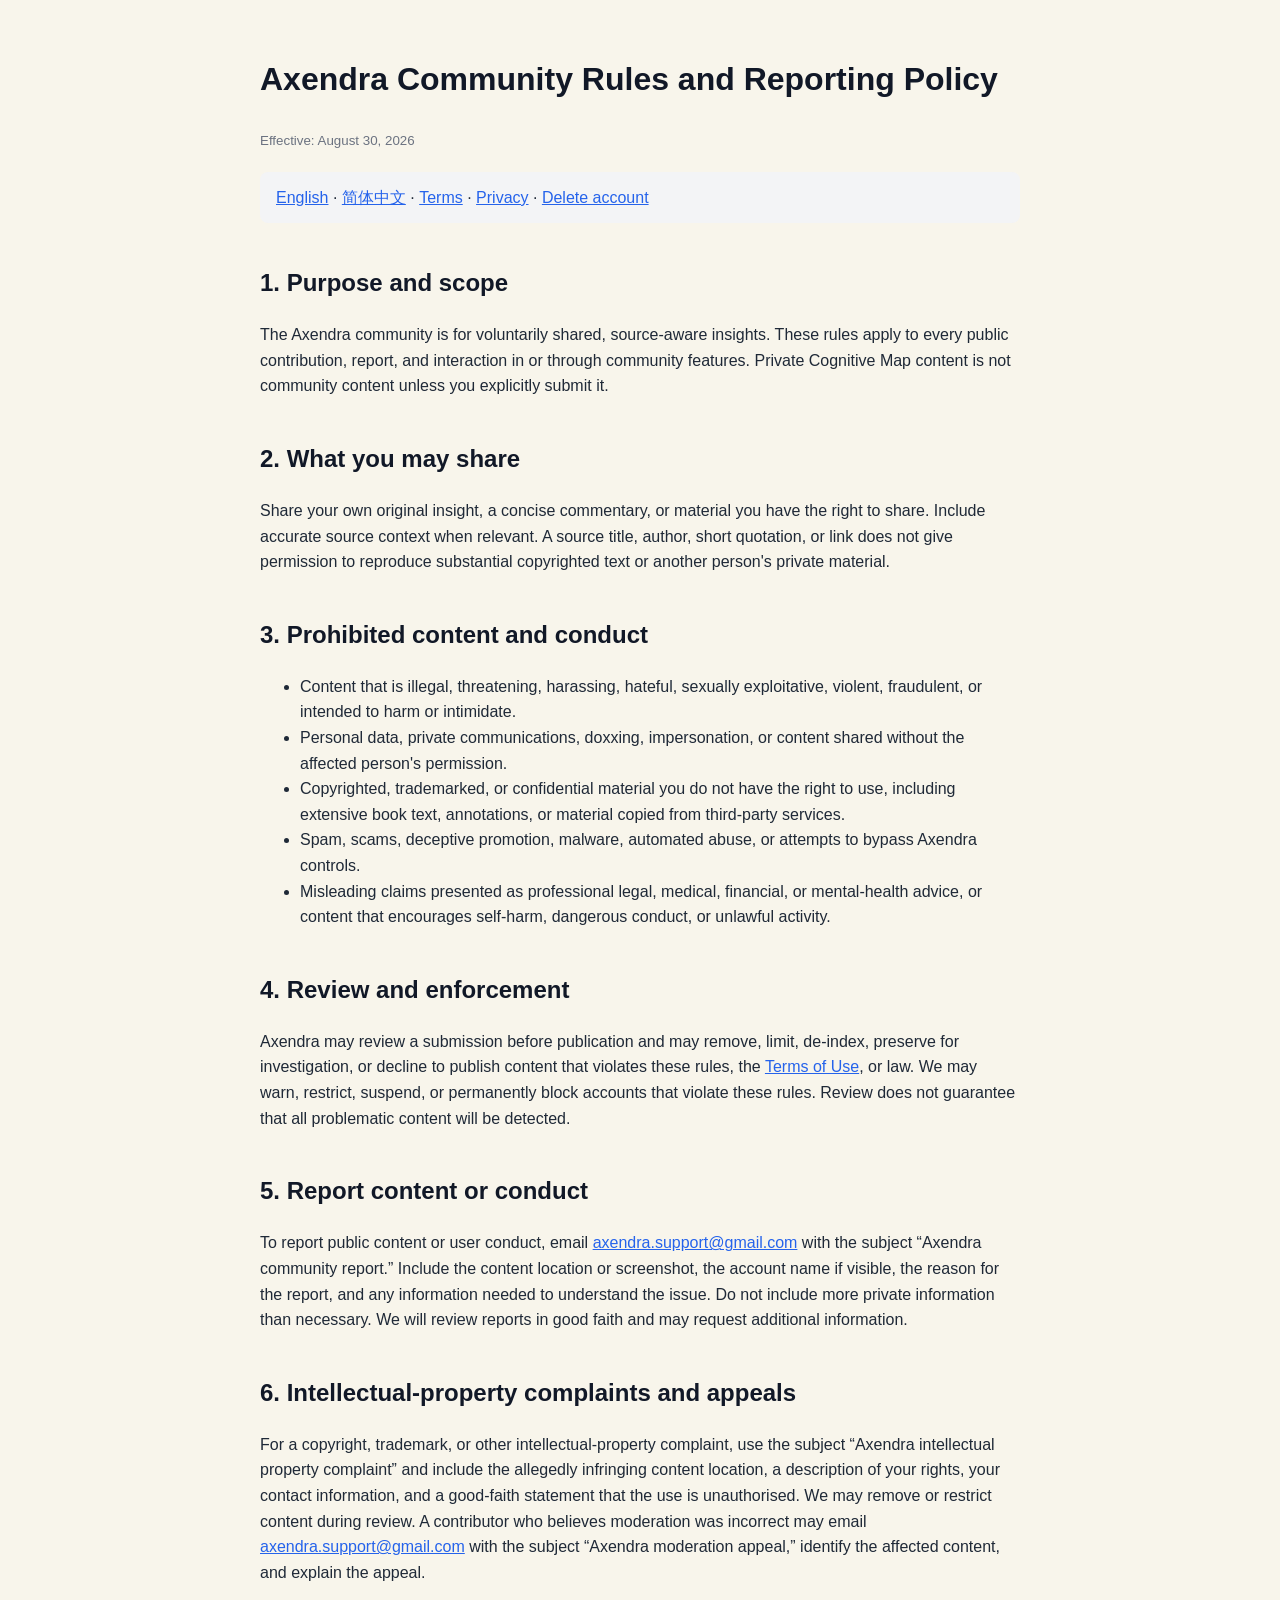
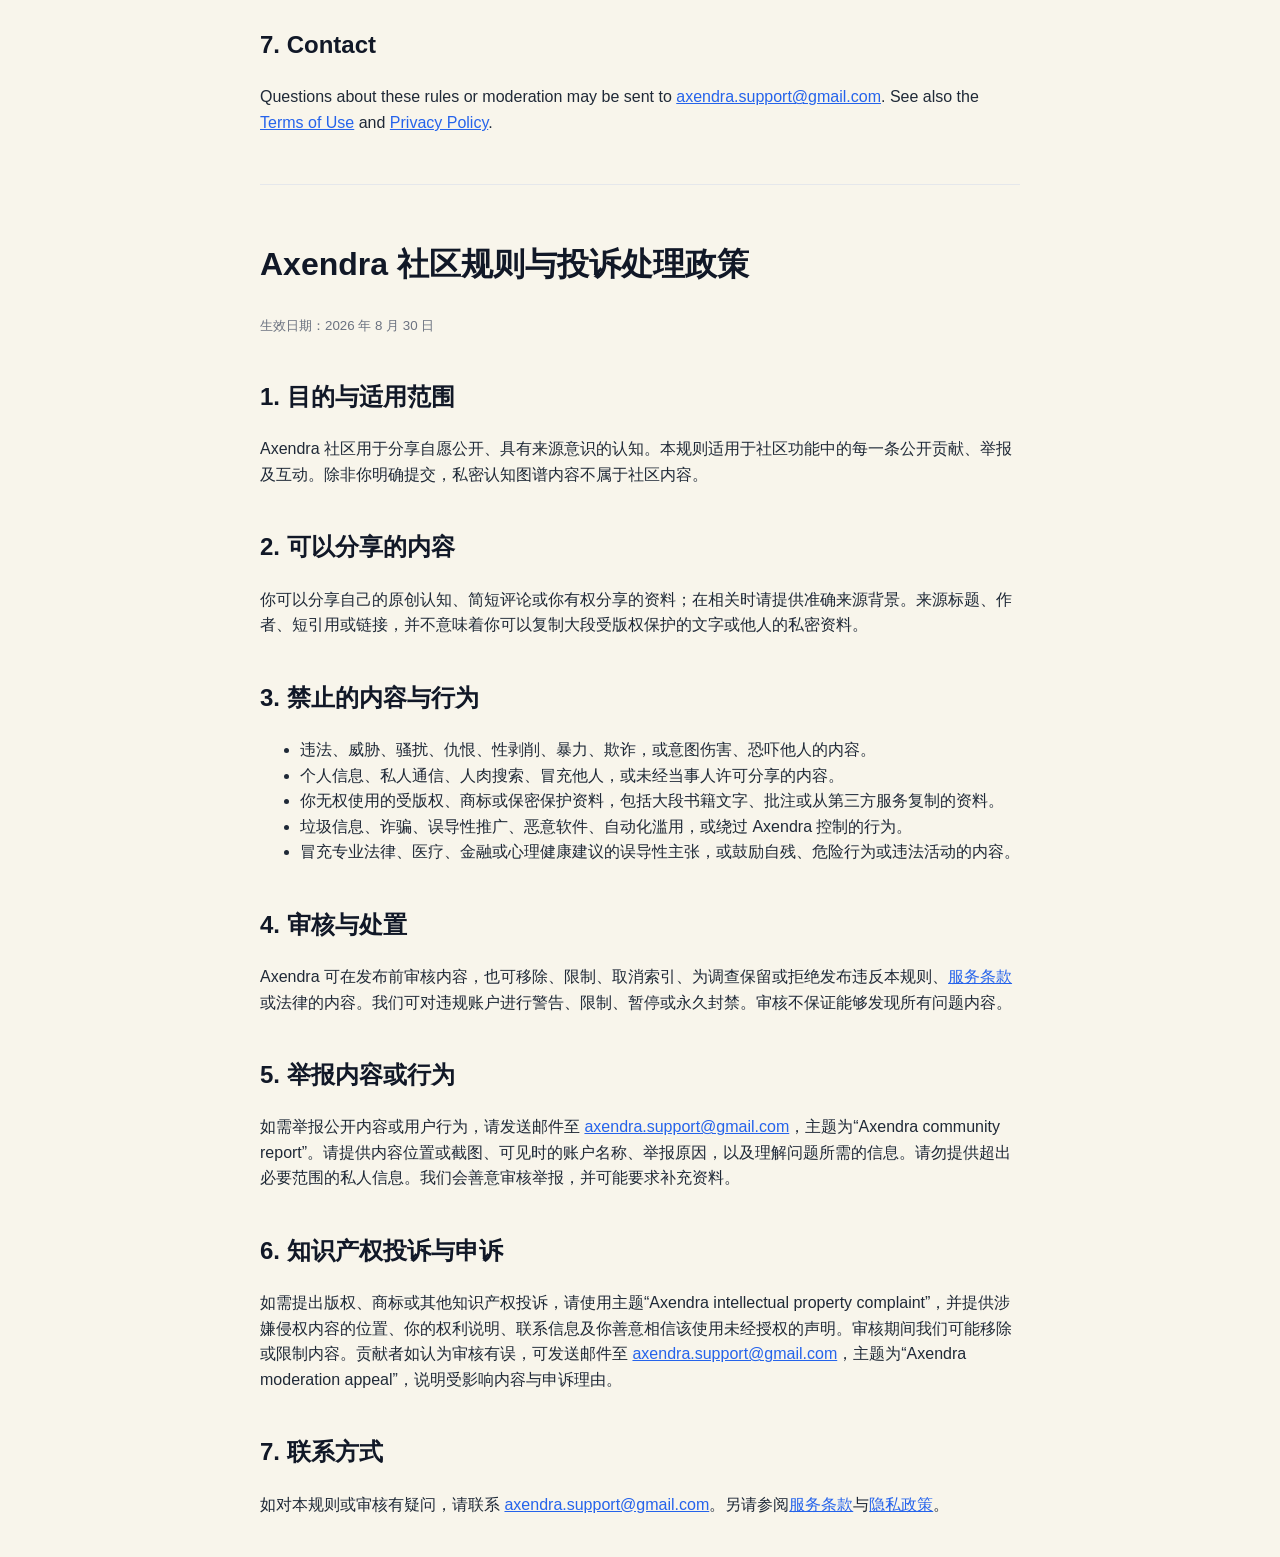
<file: community-rules/index.html>
<!doctype html>
<html lang="en">
<head>
  <meta charset="utf-8">
  <meta name="viewport" content="width=device-width, initial-scale=1">
  <title>Axendra Community Rules and Reporting Policy</title>
  <style>body{font-family:-apple-system,BlinkMacSystemFont,"Segoe UI",sans-serif;max-width:760px;margin:40px auto;padding:0 20px;line-height:1.6;color:#1f2937;background:#f8f5eb}h1,h2{color:#111827;margin-top:1.7em}small{color:#6b7280}a{color:#2563eb}nav{margin:1.2em 0;padding:.8em 1em;background:#f3f4f6;border-radius:8px}hr{border:0;border-top:1px solid #e5e7eb;margin:3em 0}</style>
</head>
<body>
  <h1>Axendra Community Rules and Reporting Policy</h1>
  <small>Effective: August 30, 2026</small>
  <nav><a href="#english">English</a> · <a href="#中文">简体中文</a> · <a href="../terms-of-use/">Terms</a> · <a href="../privacy-policy/">Privacy</a> · <a href="../delete-account/">Delete account</a></nav>

  <main id="english">
    <h2>1. Purpose and scope</h2>
    <p>The Axendra community is for voluntarily shared, source-aware insights. These rules apply to every public contribution, report, and interaction in or through community features. Private Cognitive Map content is not community content unless you explicitly submit it.</p>
    <h2>2. What you may share</h2>
    <p>Share your own original insight, a concise commentary, or material you have the right to share. Include accurate source context when relevant. A source title, author, short quotation, or link does not give permission to reproduce substantial copyrighted text or another person's private material.</p>
    <h2>3. Prohibited content and conduct</h2>
    <ul>
      <li>Content that is illegal, threatening, harassing, hateful, sexually exploitative, violent, fraudulent, or intended to harm or intimidate.</li>
      <li>Personal data, private communications, doxxing, impersonation, or content shared without the affected person's permission.</li>
      <li>Copyrighted, trademarked, or confidential material you do not have the right to use, including extensive book text, annotations, or material copied from third-party services.</li>
      <li>Spam, scams, deceptive promotion, malware, automated abuse, or attempts to bypass Axendra controls.</li>
      <li>Misleading claims presented as professional legal, medical, financial, or mental-health advice, or content that encourages self-harm, dangerous conduct, or unlawful activity.</li>
    </ul>
    <h2>4. Review and enforcement</h2>
    <p>Axendra may review a submission before publication and may remove, limit, de-index, preserve for investigation, or decline to publish content that violates these rules, the <a href="../terms-of-use/">Terms of Use</a>, or law. We may warn, restrict, suspend, or permanently block accounts that violate these rules. Review does not guarantee that all problematic content will be detected.</p>
    <h2>5. Report content or conduct</h2>
    <p>To report public content or user conduct, email <a href="mailto:axendra.support@gmail.com?subject=Axendra%20community%20report">axendra.support@gmail.com</a> with the subject “Axendra community report.” Include the content location or screenshot, the account name if visible, the reason for the report, and any information needed to understand the issue. Do not include more private information than necessary. We will review reports in good faith and may request additional information.</p>
    <h2>6. Intellectual-property complaints and appeals</h2>
    <p>For a copyright, trademark, or other intellectual-property complaint, use the subject “Axendra intellectual property complaint” and include the allegedly infringing content location, a description of your rights, your contact information, and a good-faith statement that the use is unauthorised. We may remove or restrict content during review. A contributor who believes moderation was incorrect may email <a href="mailto:axendra.support@gmail.com?subject=Axendra%20moderation%20appeal">axendra.support@gmail.com</a> with the subject “Axendra moderation appeal,” identify the affected content, and explain the appeal.</p>
    <h2>7. Contact</h2>
    <p>Questions about these rules or moderation may be sent to <a href="mailto:axendra.support@gmail.com">axendra.support@gmail.com</a>. See also the <a href="../terms-of-use/">Terms of Use</a> and <a href="../privacy-policy/">Privacy Policy</a>.</p>
  </main>

  <hr>

  <main id="中文" lang="zh-CN">
    <h1>Axendra 社区规则与投诉处理政策</h1>
    <small>生效日期：2026 年 8 月 30 日</small>
    <h2>1. 目的与适用范围</h2>
    <p>Axendra 社区用于分享自愿公开、具有来源意识的认知。本规则适用于社区功能中的每一条公开贡献、举报及互动。除非你明确提交，私密认知图谱内容不属于社区内容。</p>
    <h2>2. 可以分享的内容</h2>
    <p>你可以分享自己的原创认知、简短评论或你有权分享的资料；在相关时请提供准确来源背景。来源标题、作者、短引用或链接，并不意味着你可以复制大段受版权保护的文字或他人的私密资料。</p>
    <h2>3. 禁止的内容与行为</h2>
    <ul>
      <li>违法、威胁、骚扰、仇恨、性剥削、暴力、欺诈，或意图伤害、恐吓他人的内容。</li>
      <li>个人信息、私人通信、人肉搜索、冒充他人，或未经当事人许可分享的内容。</li>
      <li>你无权使用的受版权、商标或保密保护资料，包括大段书籍文字、批注或从第三方服务复制的资料。</li>
      <li>垃圾信息、诈骗、误导性推广、恶意软件、自动化滥用，或绕过 Axendra 控制的行为。</li>
      <li>冒充专业法律、医疗、金融或心理健康建议的误导性主张，或鼓励自残、危险行为或违法活动的内容。</li>
    </ul>
    <h2>4. 审核与处置</h2>
    <p>Axendra 可在发布前审核内容，也可移除、限制、取消索引、为调查保留或拒绝发布违反本规则、<a href="../terms-of-use/">服务条款</a>或法律的内容。我们可对违规账户进行警告、限制、暂停或永久封禁。审核不保证能够发现所有问题内容。</p>
    <h2>5. 举报内容或行为</h2>
    <p>如需举报公开内容或用户行为，请发送邮件至 <a href="mailto:axendra.support@gmail.com?subject=Axendra%20community%20report">axendra.support@gmail.com</a>，主题为“Axendra community report”。请提供内容位置或截图、可见时的账户名称、举报原因，以及理解问题所需的信息。请勿提供超出必要范围的私人信息。我们会善意审核举报，并可能要求补充资料。</p>
    <h2>6. 知识产权投诉与申诉</h2>
    <p>如需提出版权、商标或其他知识产权投诉，请使用主题“Axendra intellectual property complaint”，并提供涉嫌侵权内容的位置、你的权利说明、联系信息及你善意相信该使用未经授权的声明。审核期间我们可能移除或限制内容。贡献者如认为审核有误，可发送邮件至 <a href="mailto:axendra.support@gmail.com?subject=Axendra%20moderation%20appeal">axendra.support@gmail.com</a>，主题为“Axendra moderation appeal”，说明受影响内容与申诉理由。</p>
    <h2>7. 联系方式</h2>
    <p>如对本规则或审核有疑问，请联系 <a href="mailto:axendra.support@gmail.com">axendra.support@gmail.com</a>。另请参阅<a href="../terms-of-use/">服务条款</a>与<a href="../privacy-policy/">隐私政策</a>。</p>
  </main>
</body>
</html>
</file>
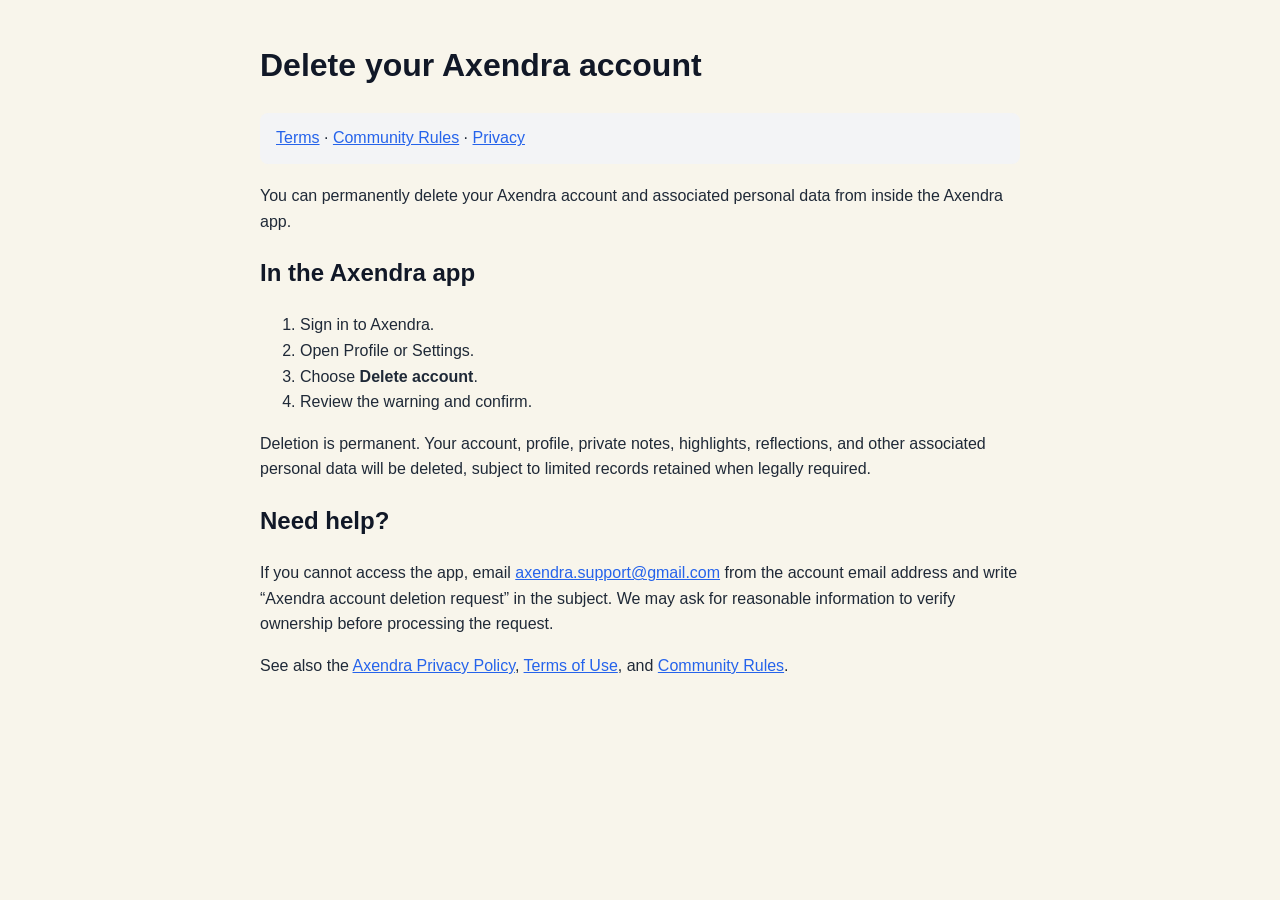
<file: delete-account/index.html>
<!doctype html><html lang="en"><head><meta charset="utf-8"><meta name="viewport" content="width=device-width, initial-scale=1"><title>Delete your Axendra account</title><style>body{font-family:-apple-system,BlinkMacSystemFont,"Segoe UI",sans-serif;max-width:760px;margin:40px auto;padding:0 20px;line-height:1.6;color:#1f2937;background:#f8f5eb}h1,h2{color:#111827}a{color:#2563eb}nav{margin:1.2em 0;padding:.8em 1em;background:#f3f4f6;border-radius:8px}</style></head><body><h1>Delete your Axendra account</h1><nav><a href="../terms-of-use/">Terms</a> · <a href="../community-rules/">Community Rules</a> · <a href="../privacy-policy/">Privacy</a></nav><p>You can permanently delete your Axendra account and associated personal data from inside the Axendra app.</p><h2>In the Axendra app</h2><ol><li>Sign in to Axendra.</li><li>Open Profile or Settings.</li><li>Choose <strong>Delete account</strong>.</li><li>Review the warning and confirm.</li></ol><p>Deletion is permanent. Your account, profile, private notes, highlights, reflections, and other associated personal data will be deleted, subject to limited records retained when legally required.</p><h2>Need help?</h2><p>If you cannot access the app, email <a href="mailto:axendra.support@gmail.com">axendra.support@gmail.com</a> from the account email address and write “Axendra account deletion request” in the subject. We may ask for reasonable information to verify ownership before processing the request.</p><p>See also the <a href="../privacy-policy/">Axendra Privacy Policy</a>, <a href="../terms-of-use/">Terms of Use</a>, and <a href="../community-rules/">Community Rules</a>.</p></body></html>
</file>
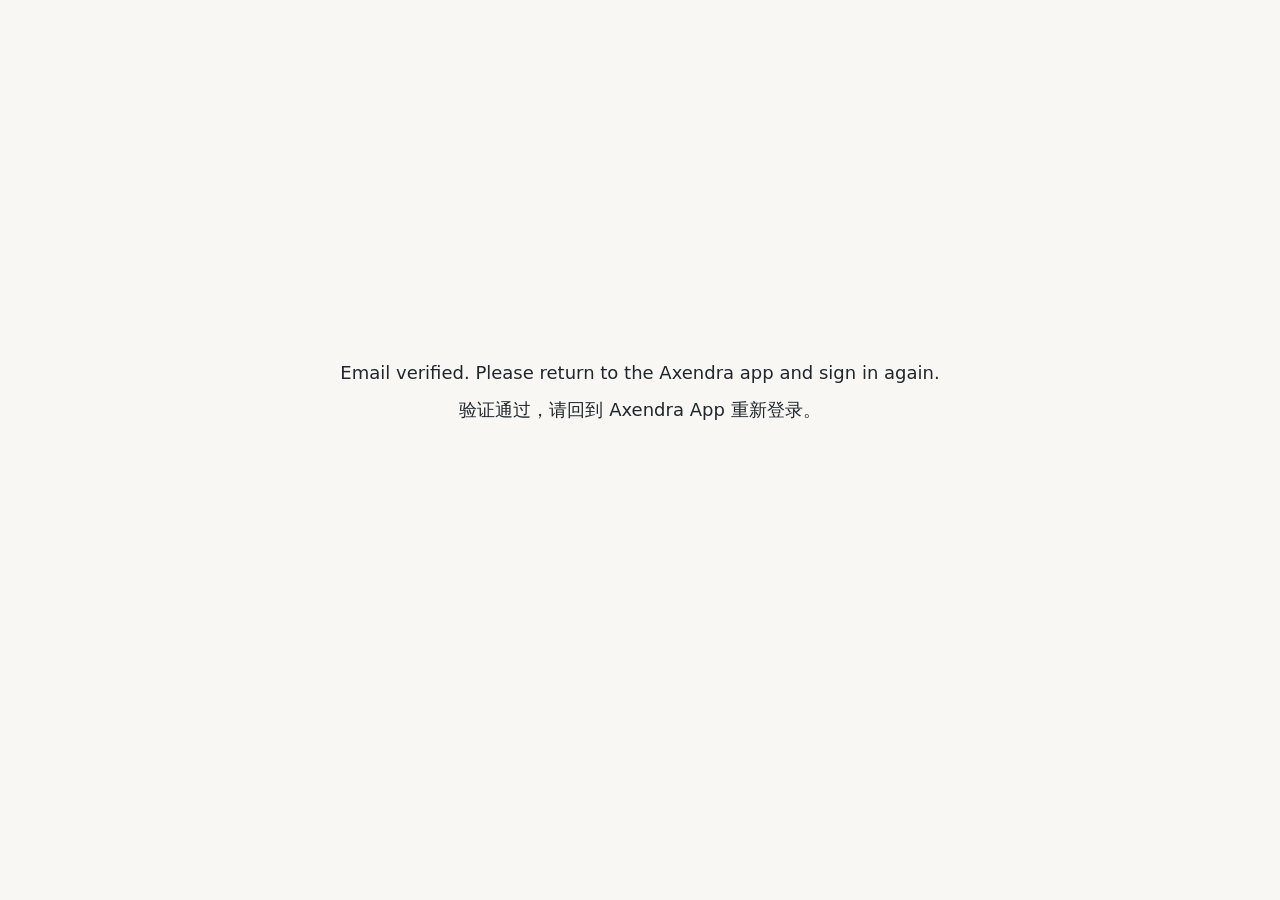
<file: email-confirmed/index.html>
<!doctype html>
<html lang="en">
<head>
  <meta charset="utf-8">
  <meta name="viewport" content="width=device-width, initial-scale=1">
  <title>Axendra email verified</title>
  <style>
    :root { color-scheme: light; }
    body {
      align-items: center;
      background: #F8F7F4;
      box-sizing: border-box;
      color: #20262D;
      display: flex;
      flex-direction: column;
      font: 18px/1.5 system-ui, -apple-system, BlinkMacSystemFont, sans-serif;
      justify-content: center;
      margin: 0;
      min-height: 100vh;
      padding: 24px 24px calc(24px + 12vh);
      text-align: center;
    }
  </style>
</head>
<body><span style="display: block; transform: translateY(-10px);">Email verified. Please return to the Axendra app and sign in again.</span><span style="display: block;">验证通过，请回到 Axendra App 重新登录。</span></body>
</html>
</file>
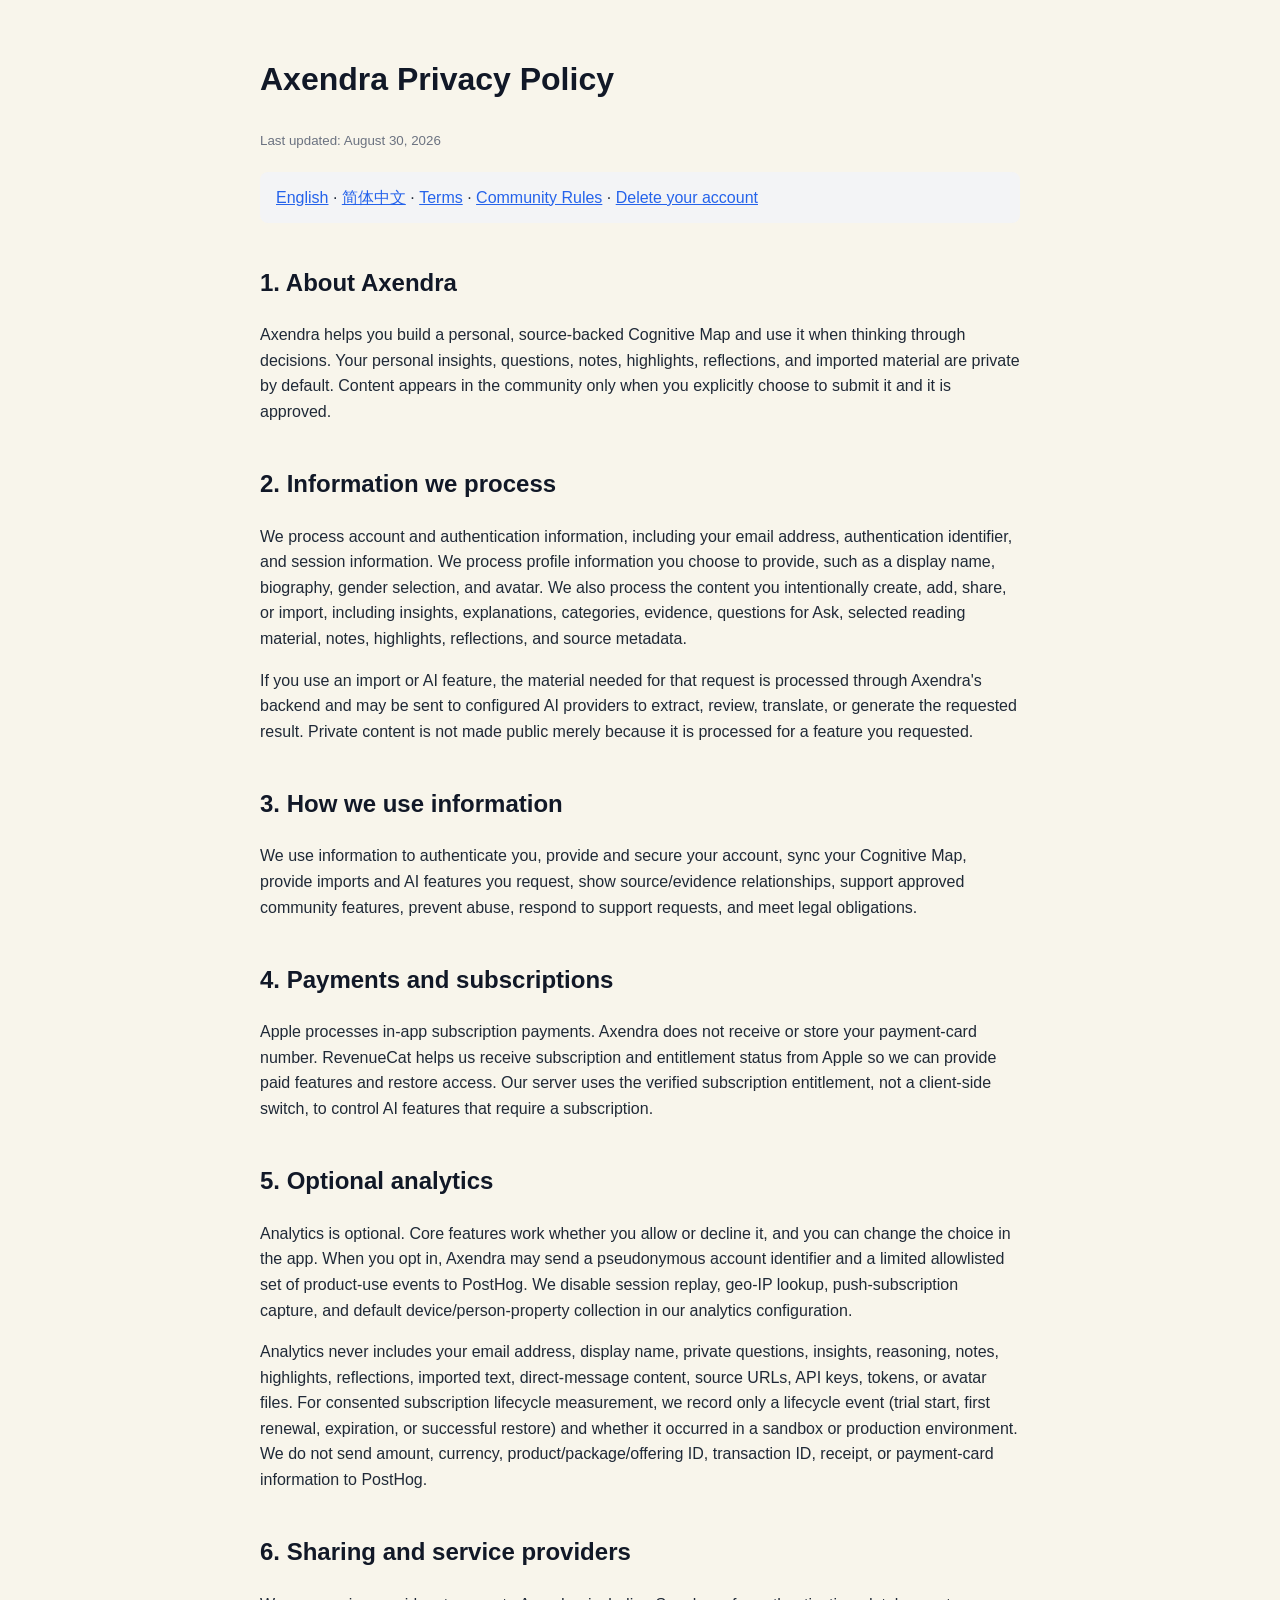
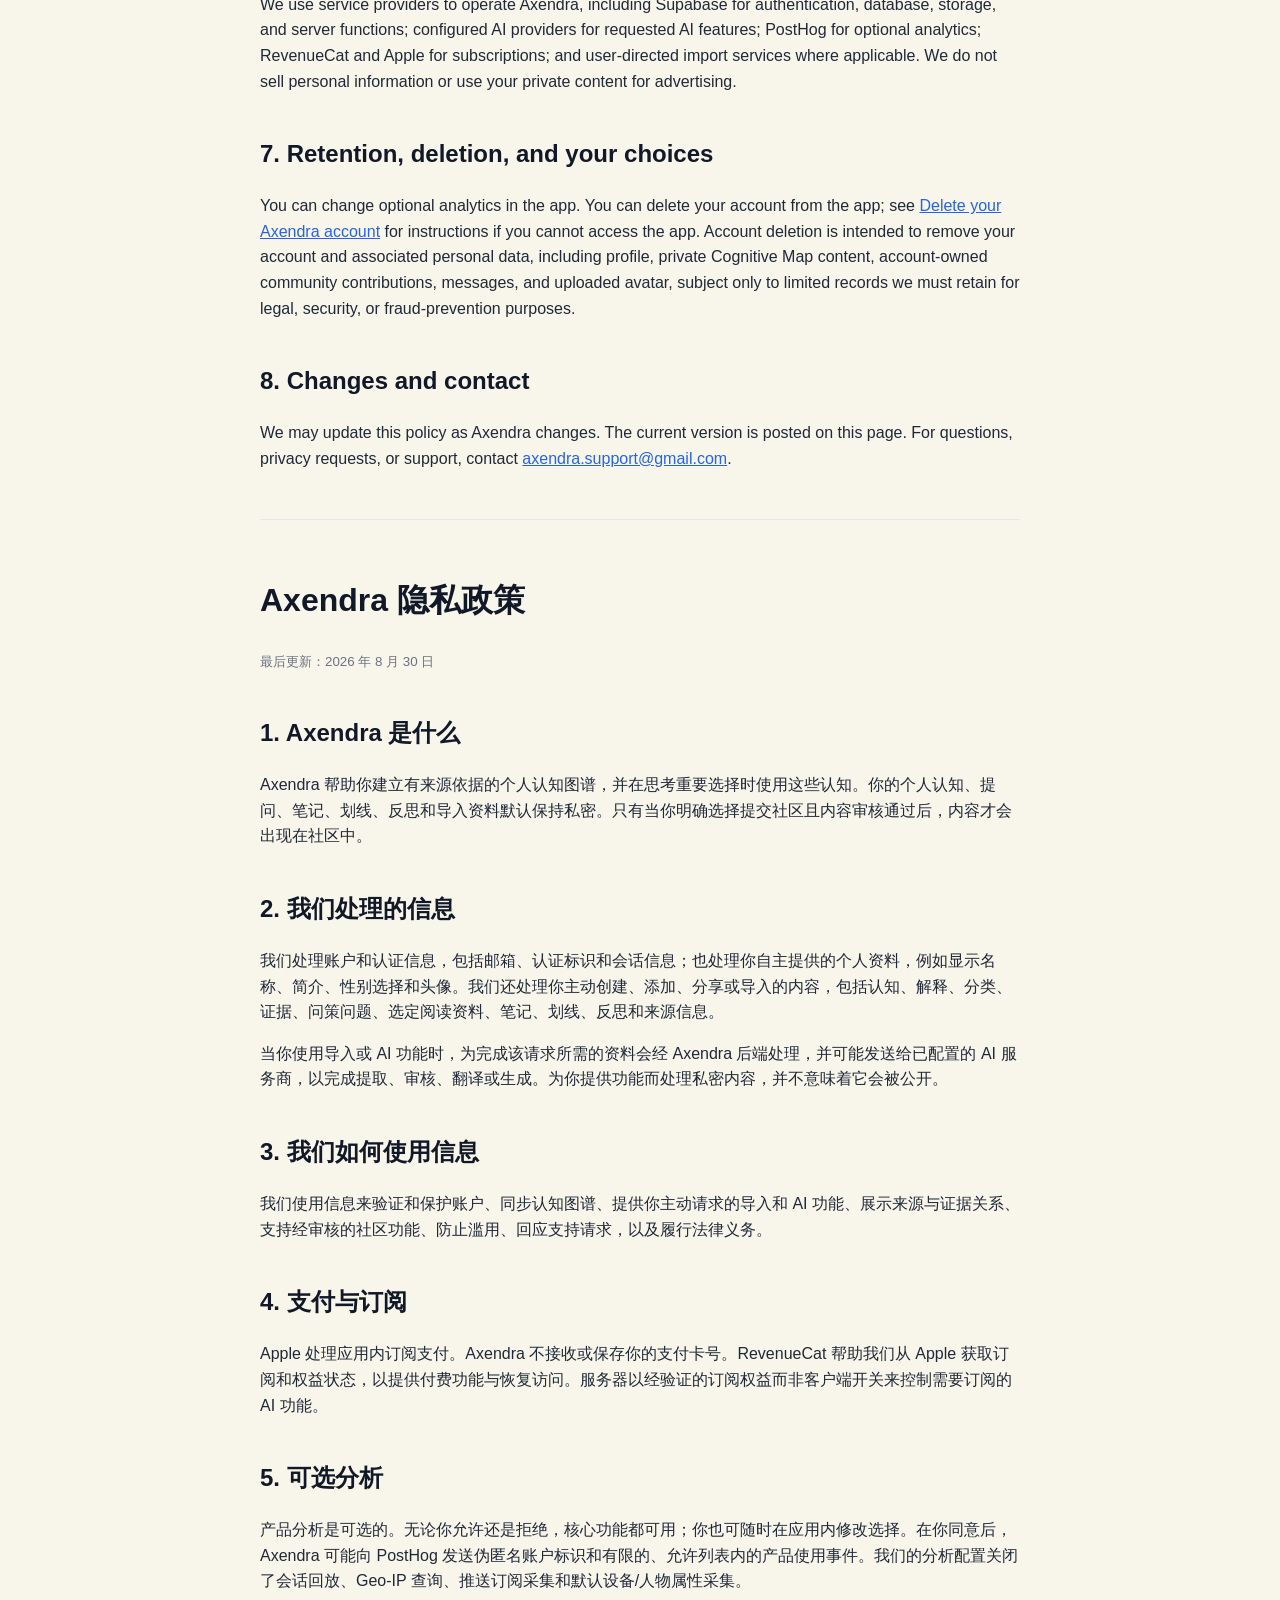
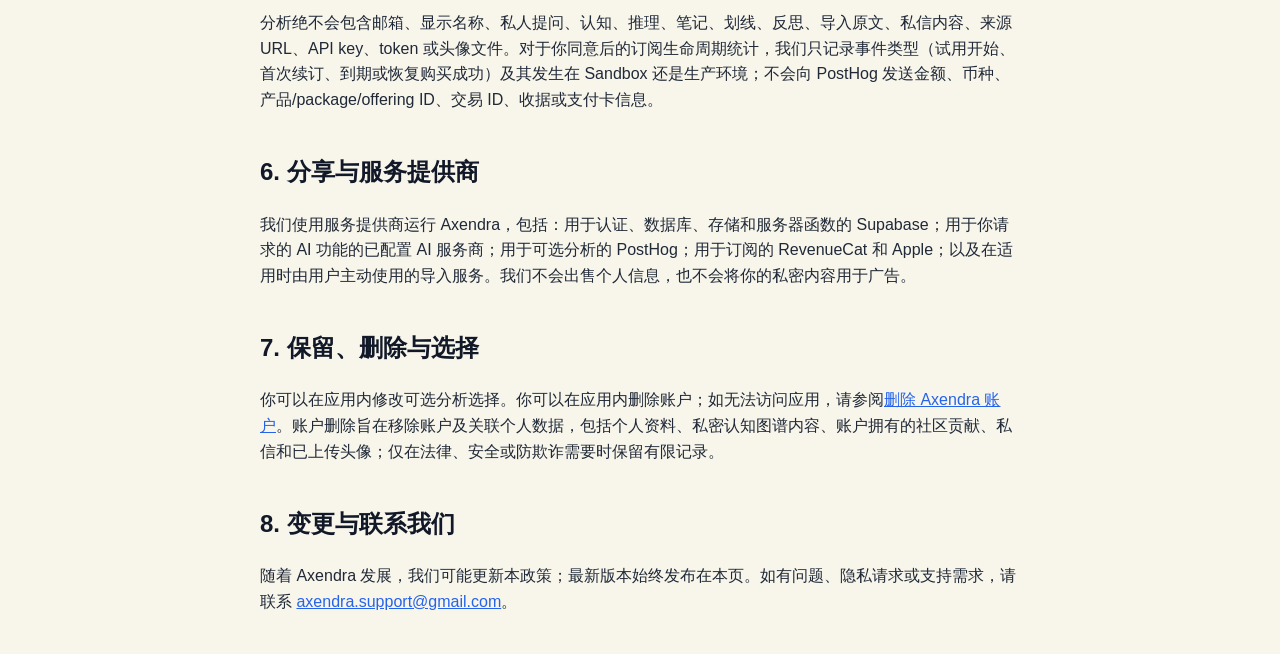
<file: privacy-policy/index.html>
<!doctype html>
<html lang="en">
<head>
  <meta charset="utf-8">
  <meta name="viewport" content="width=device-width, initial-scale=1">
  <title>Axendra Privacy Policy</title>
  <style>body{font-family:-apple-system,BlinkMacSystemFont,"Segoe UI",sans-serif;max-width:760px;margin:40px auto;padding:0 20px;line-height:1.6;color:#1f2937;background:#f8f5eb}h1,h2{color:#111827;margin-top:1.7em}small{color:#6b7280}a{color:#2563eb}nav{margin:1.2em 0;padding:.8em 1em;background:#f3f4f6;border-radius:8px}hr{border:0;border-top:1px solid #e5e7eb;margin:3em 0}</style>
</head>
<body>
  <h1>Axendra Privacy Policy</h1>
  <small>Last updated: August 30, 2026</small>
  <nav><a href="#english">English</a> · <a href="#中文">简体中文</a> · <a href="../terms-of-use/">Terms</a> · <a href="../community-rules/">Community Rules</a> · <a href="../delete-account/">Delete your account</a></nav>

  <main id="english">
    <h2>1. About Axendra</h2>
    <p>Axendra helps you build a personal, source-backed Cognitive Map and use it when thinking through decisions. Your personal insights, questions, notes, highlights, reflections, and imported material are private by default. Content appears in the community only when you explicitly choose to submit it and it is approved.</p>
    <h2>2. Information we process</h2>
    <p>We process account and authentication information, including your email address, authentication identifier, and session information. We process profile information you choose to provide, such as a display name, biography, gender selection, and avatar. We also process the content you intentionally create, add, share, or import, including insights, explanations, categories, evidence, questions for Ask, selected reading material, notes, highlights, reflections, and source metadata.</p>
    <p>If you use an import or AI feature, the material needed for that request is processed through Axendra's backend and may be sent to configured AI providers to extract, review, translate, or generate the requested result. Private content is not made public merely because it is processed for a feature you requested.</p>
    <h2>3. How we use information</h2>
    <p>We use information to authenticate you, provide and secure your account, sync your Cognitive Map, provide imports and AI features you request, show source/evidence relationships, support approved community features, prevent abuse, respond to support requests, and meet legal obligations.</p>
    <h2>4. Payments and subscriptions</h2>
    <p>Apple processes in-app subscription payments. Axendra does not receive or store your payment-card number. RevenueCat helps us receive subscription and entitlement status from Apple so we can provide paid features and restore access. Our server uses the verified subscription entitlement, not a client-side switch, to control AI features that require a subscription.</p>
    <h2>5. Optional analytics</h2>
    <p>Analytics is optional. Core features work whether you allow or decline it, and you can change the choice in the app. When you opt in, Axendra may send a pseudonymous account identifier and a limited allowlisted set of product-use events to PostHog. We disable session replay, geo-IP lookup, push-subscription capture, and default device/person-property collection in our analytics configuration.</p>
    <p>Analytics never includes your email address, display name, private questions, insights, reasoning, notes, highlights, reflections, imported text, direct-message content, source URLs, API keys, tokens, or avatar files. For consented subscription lifecycle measurement, we record only a lifecycle event (trial start, first renewal, expiration, or successful restore) and whether it occurred in a sandbox or production environment. We do not send amount, currency, product/package/offering ID, transaction ID, receipt, or payment-card information to PostHog.</p>
    <h2>6. Sharing and service providers</h2>
    <p>We use service providers to operate Axendra, including Supabase for authentication, database, storage, and server functions; configured AI providers for requested AI features; PostHog for optional analytics; RevenueCat and Apple for subscriptions; and user-directed import services where applicable. We do not sell personal information or use your private content for advertising.</p>
    <h2>7. Retention, deletion, and your choices</h2>
    <p>You can change optional analytics in the app. You can delete your account from the app; see <a href="../delete-account/">Delete your Axendra account</a> for instructions if you cannot access the app. Account deletion is intended to remove your account and associated personal data, including profile, private Cognitive Map content, account-owned community contributions, messages, and uploaded avatar, subject only to limited records we must retain for legal, security, or fraud-prevention purposes.</p>
    <h2>8. Changes and contact</h2>
    <p>We may update this policy as Axendra changes. The current version is posted on this page. For questions, privacy requests, or support, contact <a href="mailto:axendra.support@gmail.com">axendra.support@gmail.com</a>.</p>
  </main>

  <hr>

  <main id="中文" lang="zh-CN">
    <h1>Axendra 隐私政策</h1>
    <small>最后更新：2026 年 8 月 30 日</small>
    <h2>1. Axendra 是什么</h2>
    <p>Axendra 帮助你建立有来源依据的个人认知图谱，并在思考重要选择时使用这些认知。你的个人认知、提问、笔记、划线、反思和导入资料默认保持私密。只有当你明确选择提交社区且内容审核通过后，内容才会出现在社区中。</p>
    <h2>2. 我们处理的信息</h2>
    <p>我们处理账户和认证信息，包括邮箱、认证标识和会话信息；也处理你自主提供的个人资料，例如显示名称、简介、性别选择和头像。我们还处理你主动创建、添加、分享或导入的内容，包括认知、解释、分类、证据、问策问题、选定阅读资料、笔记、划线、反思和来源信息。</p>
    <p>当你使用导入或 AI 功能时，为完成该请求所需的资料会经 Axendra 后端处理，并可能发送给已配置的 AI 服务商，以完成提取、审核、翻译或生成。为你提供功能而处理私密内容，并不意味着它会被公开。</p>
    <h2>3. 我们如何使用信息</h2>
    <p>我们使用信息来验证和保护账户、同步认知图谱、提供你主动请求的导入和 AI 功能、展示来源与证据关系、支持经审核的社区功能、防止滥用、回应支持请求，以及履行法律义务。</p>
    <h2>4. 支付与订阅</h2>
    <p>Apple 处理应用内订阅支付。Axendra 不接收或保存你的支付卡号。RevenueCat 帮助我们从 Apple 获取订阅和权益状态，以提供付费功能与恢复访问。服务器以经验证的订阅权益而非客户端开关来控制需要订阅的 AI 功能。</p>
    <h2>5. 可选分析</h2>
    <p>产品分析是可选的。无论你允许还是拒绝，核心功能都可用；你也可随时在应用内修改选择。在你同意后，Axendra 可能向 PostHog 发送伪匿名账户标识和有限的、允许列表内的产品使用事件。我们的分析配置关闭了会话回放、Geo-IP 查询、推送订阅采集和默认设备/人物属性采集。</p>
    <p>分析绝不会包含邮箱、显示名称、私人提问、认知、推理、笔记、划线、反思、导入原文、私信内容、来源 URL、API key、token 或头像文件。对于你同意后的订阅生命周期统计，我们只记录事件类型（试用开始、首次续订、到期或恢复购买成功）及其发生在 Sandbox 还是生产环境；不会向 PostHog 发送金额、币种、产品/package/offering ID、交易 ID、收据或支付卡信息。</p>
    <h2>6. 分享与服务提供商</h2>
    <p>我们使用服务提供商运行 Axendra，包括：用于认证、数据库、存储和服务器函数的 Supabase；用于你请求的 AI 功能的已配置 AI 服务商；用于可选分析的 PostHog；用于订阅的 RevenueCat 和 Apple；以及在适用时由用户主动使用的导入服务。我们不会出售个人信息，也不会将你的私密内容用于广告。</p>
    <h2>7. 保留、删除与选择</h2>
    <p>你可以在应用内修改可选分析选择。你可以在应用内删除账户；如无法访问应用，请参阅<a href="../delete-account/">删除 Axendra 账户</a>。账户删除旨在移除账户及关联个人数据，包括个人资料、私密认知图谱内容、账户拥有的社区贡献、私信和已上传头像；仅在法律、安全或防欺诈需要时保留有限记录。</p>
    <h2>8. 变更与联系我们</h2>
    <p>随着 Axendra 发展，我们可能更新本政策；最新版本始终发布在本页。如有问题、隐私请求或支持需求，请联系 <a href="mailto:axendra.support@gmail.com">axendra.support@gmail.com</a>。</p>
  </main>
</body>
</html>
</file>
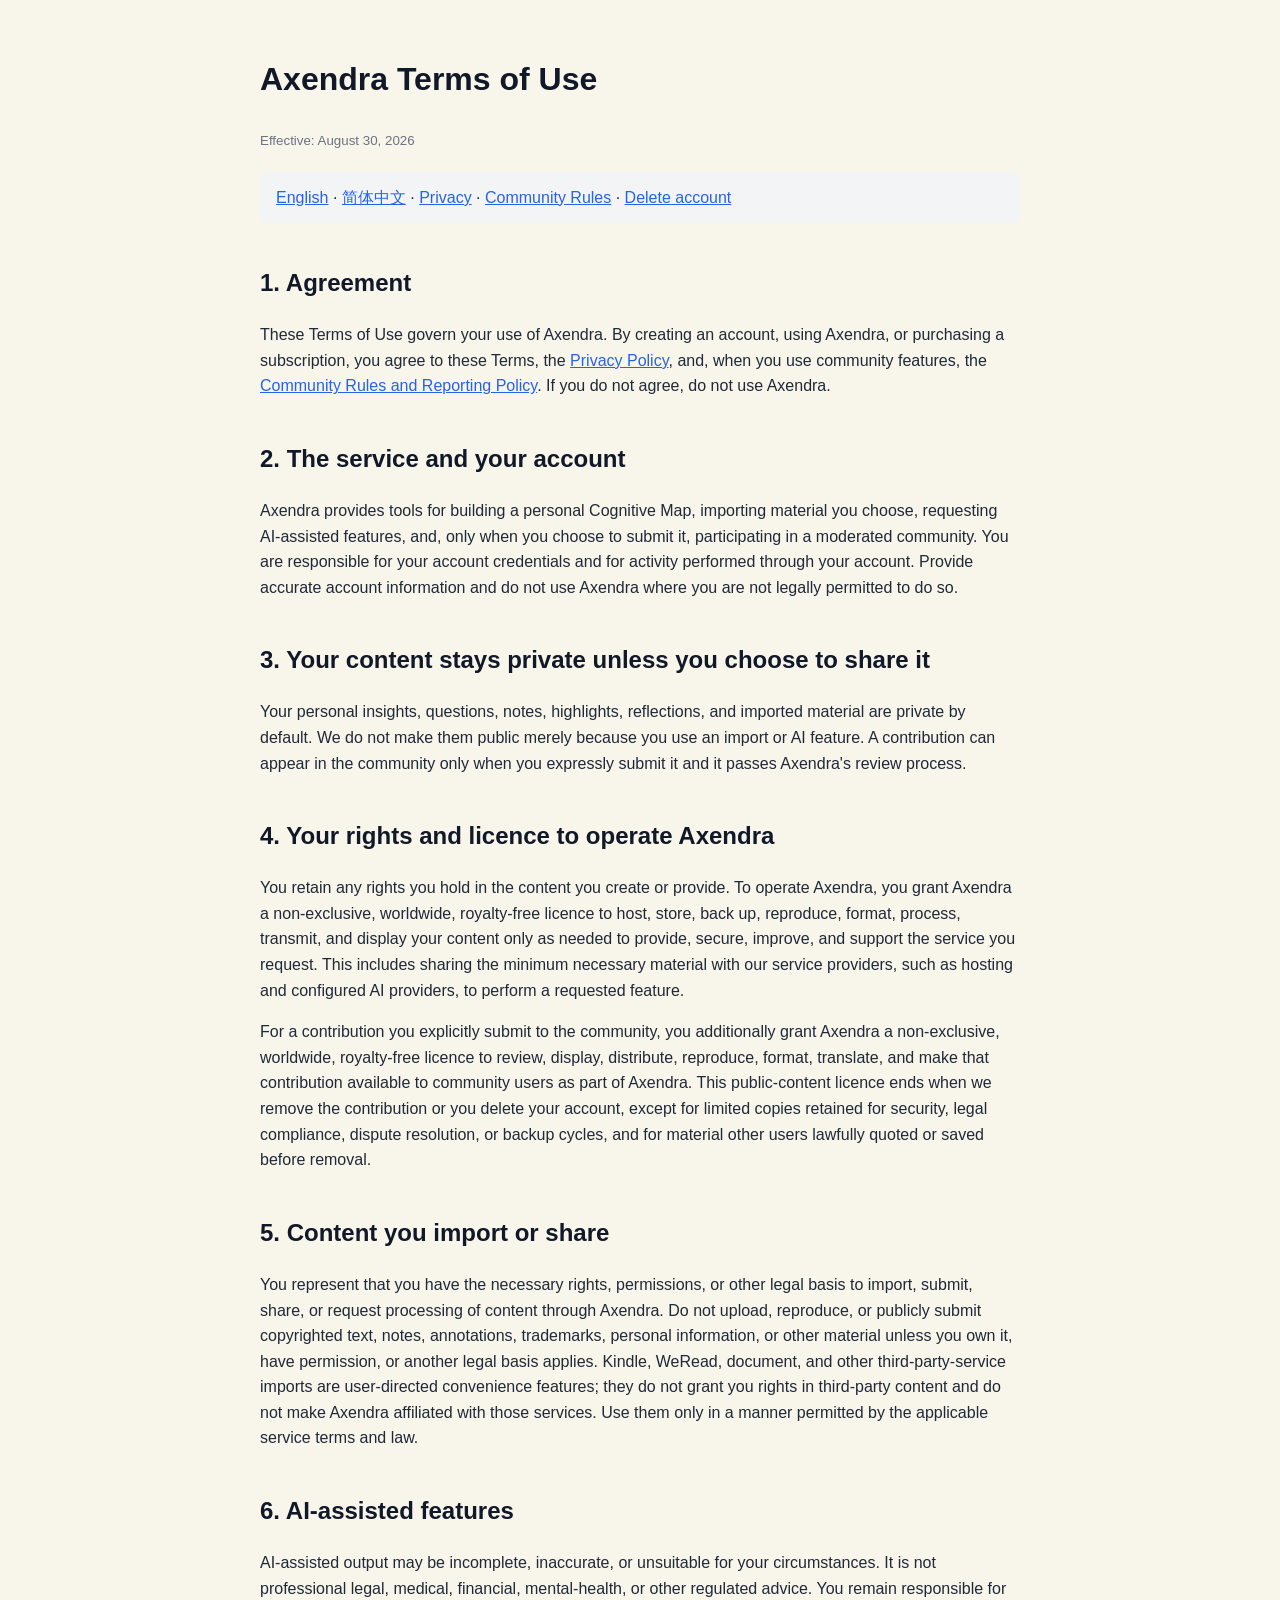
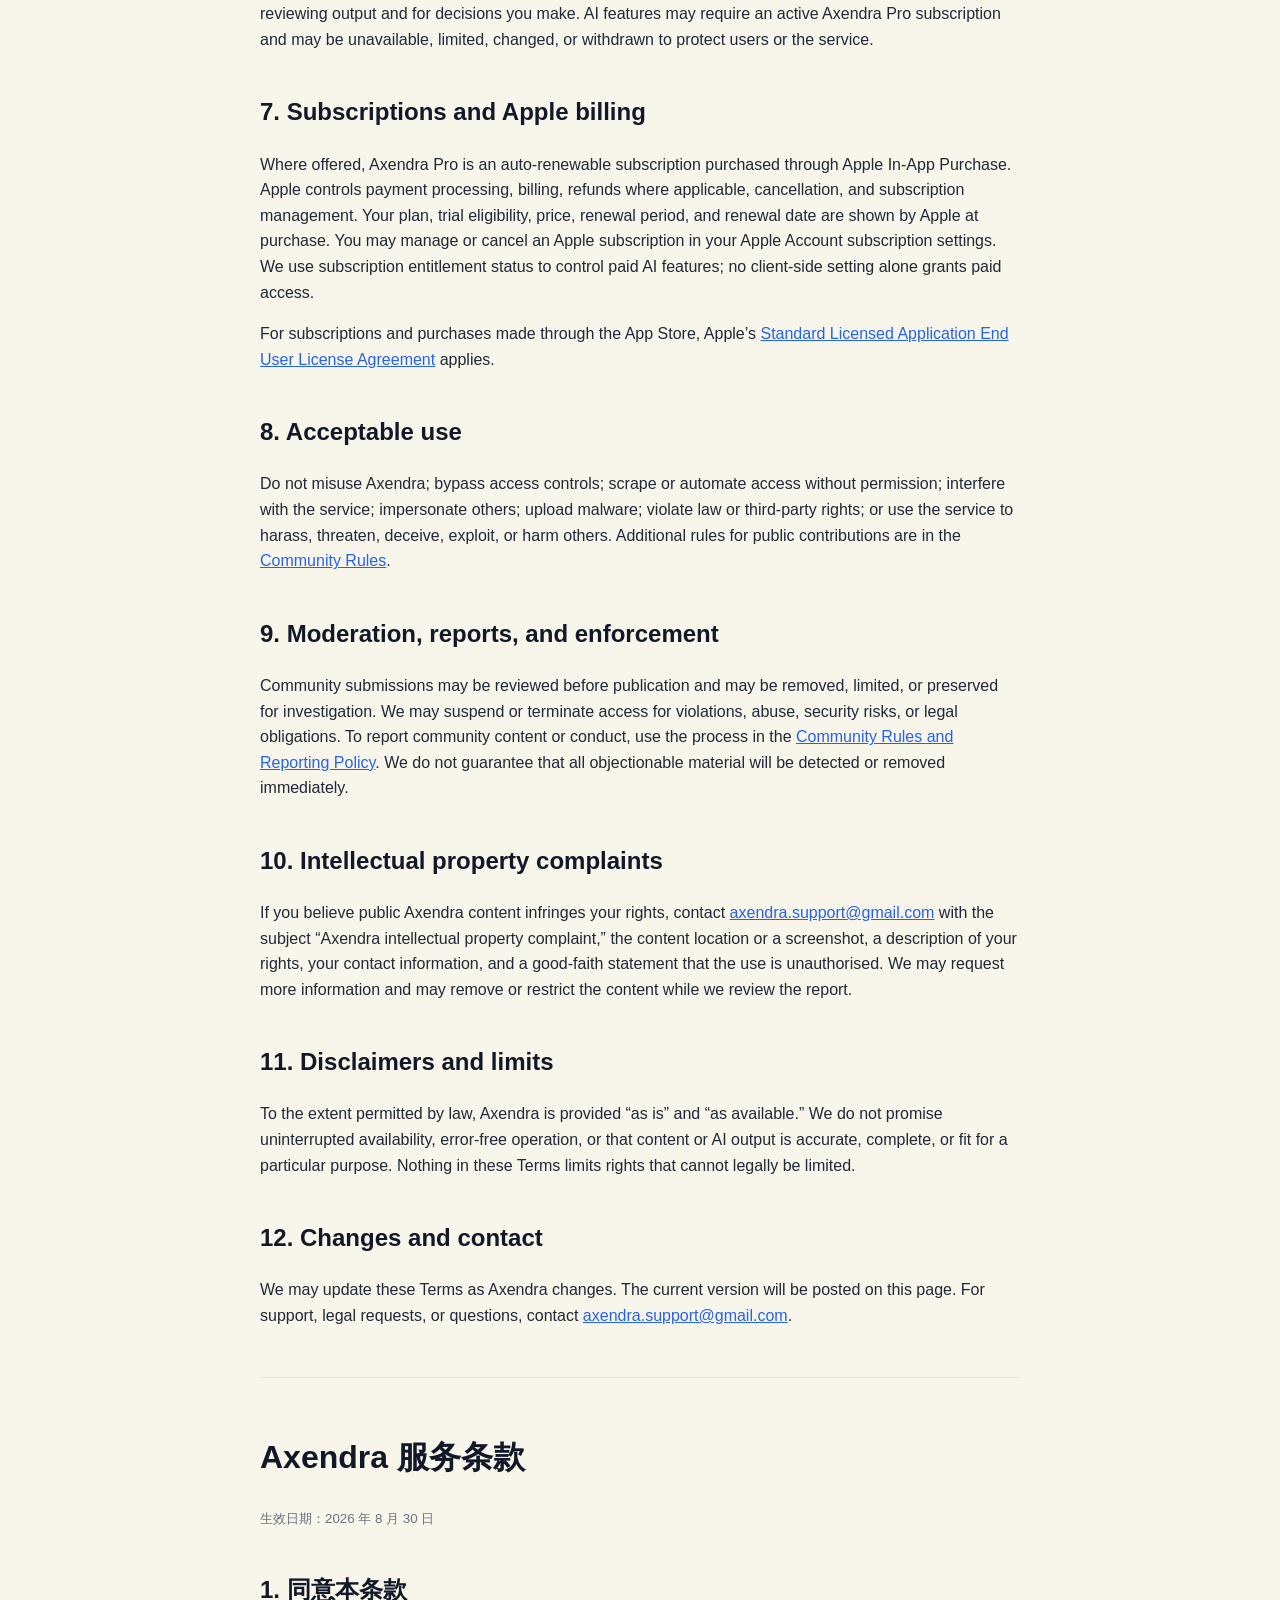
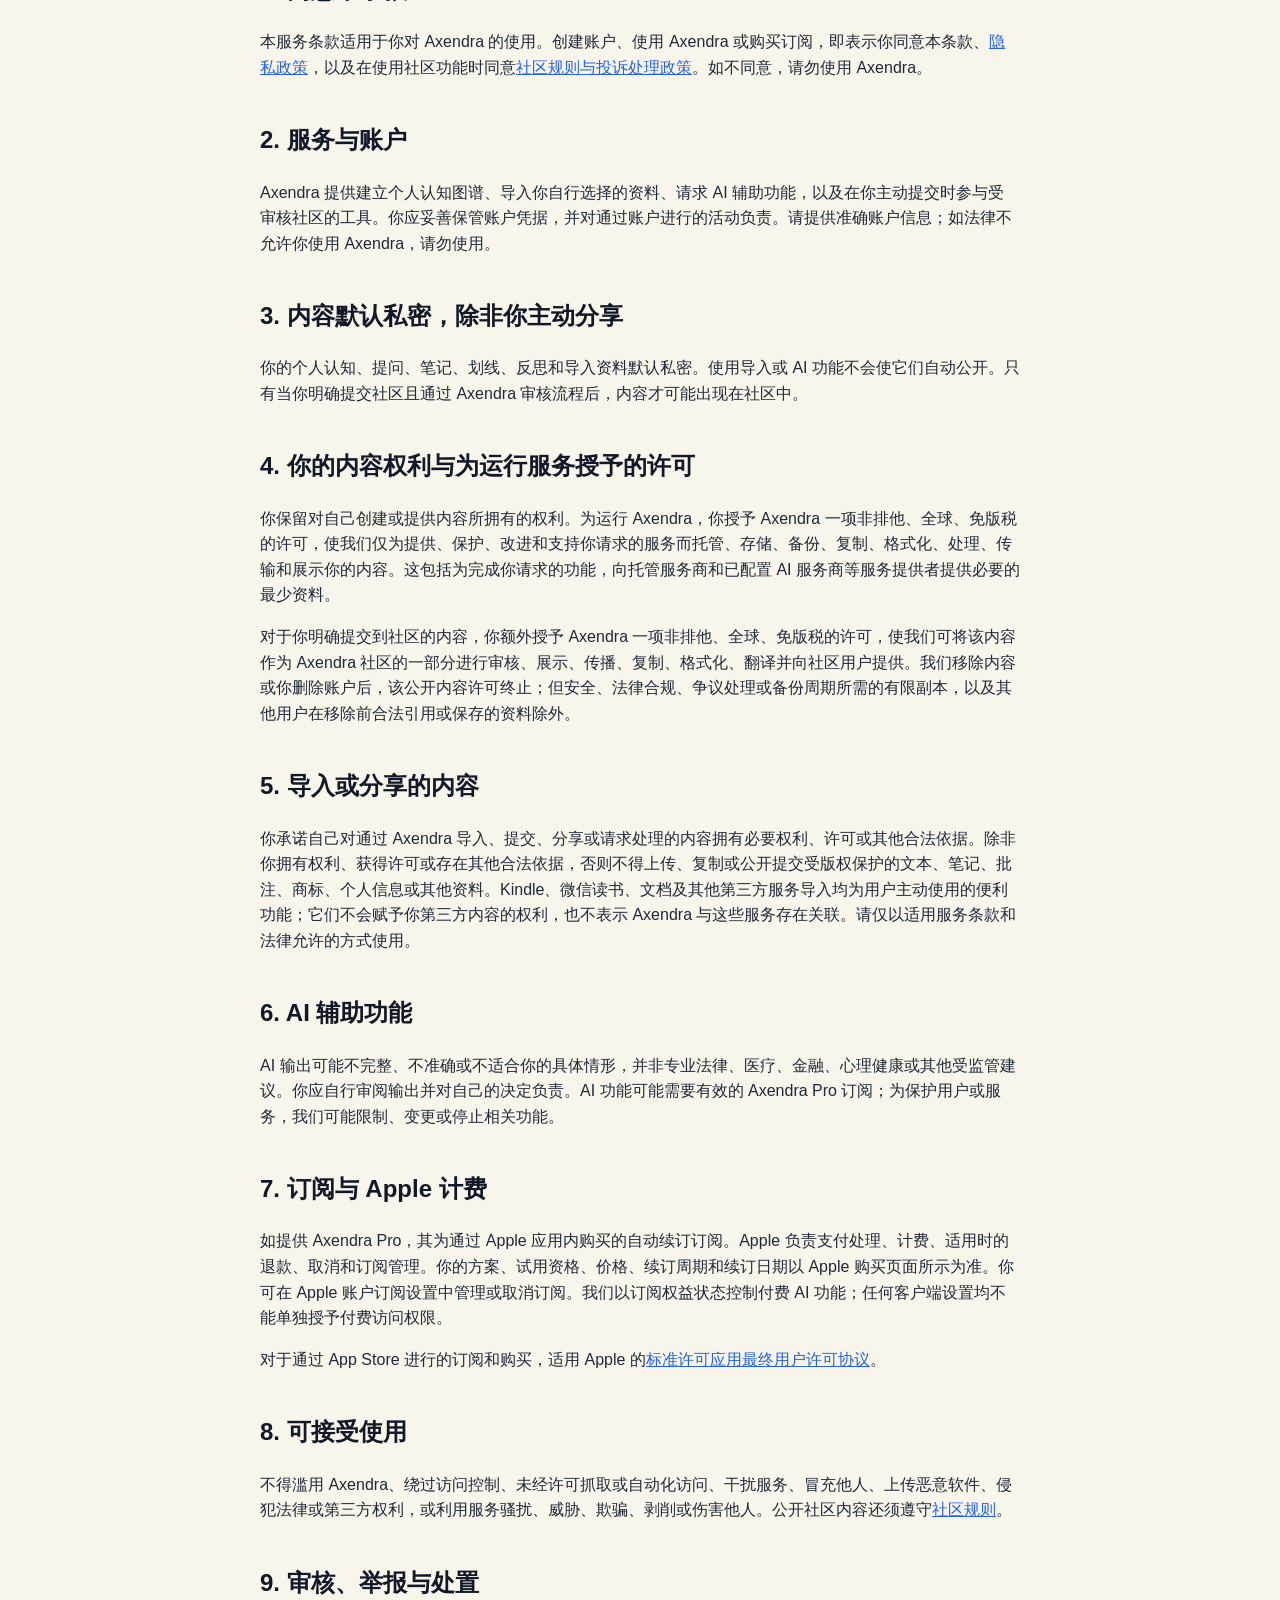
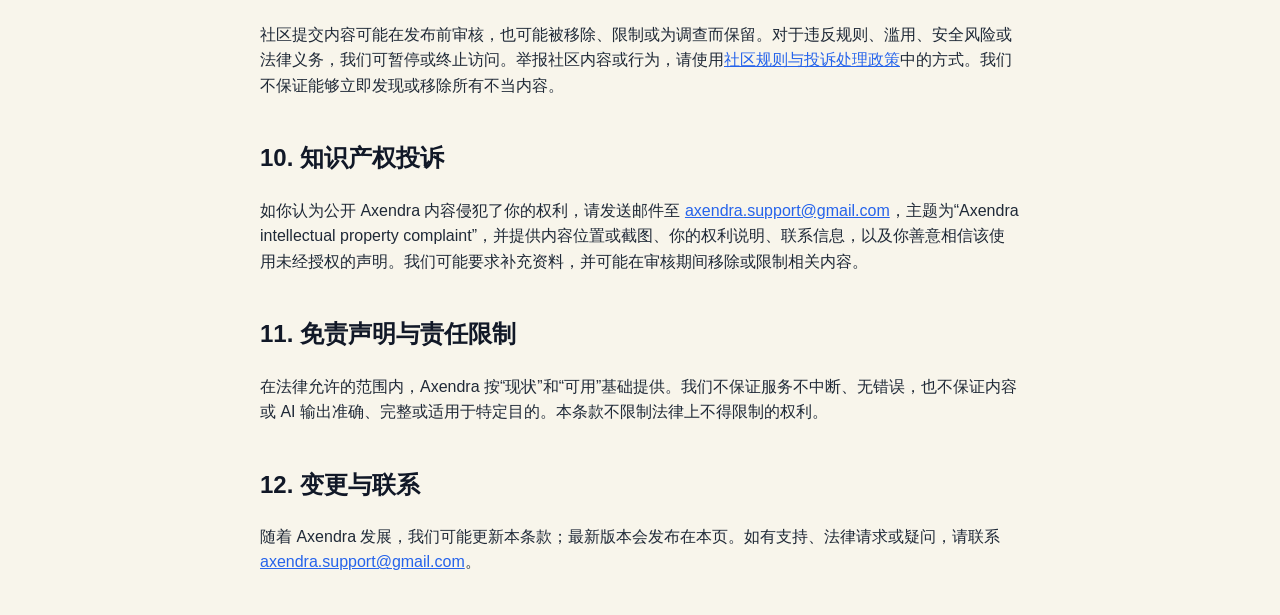
<file: terms-of-use/index.html>
<!doctype html>
<html lang="en">
<head>
  <meta charset="utf-8">
  <meta name="viewport" content="width=device-width, initial-scale=1">
  <title>Axendra Terms of Use</title>
  <style>body{font-family:-apple-system,BlinkMacSystemFont,"Segoe UI",sans-serif;max-width:760px;margin:40px auto;padding:0 20px;line-height:1.6;color:#1f2937;background:#f8f5eb}h1,h2{color:#111827;margin-top:1.7em}small{color:#6b7280}a{color:#2563eb}nav{margin:1.2em 0;padding:.8em 1em;background:#f3f4f6;border-radius:8px}hr{border:0;border-top:1px solid #e5e7eb;margin:3em 0}</style>
</head>
<body>
  <h1>Axendra Terms of Use</h1>
  <small>Effective: August 30, 2026</small>
  <nav><a href="#english">English</a> · <a href="#中文">简体中文</a> · <a href="../privacy-policy/">Privacy</a> · <a href="../community-rules/">Community Rules</a> · <a href="../delete-account/">Delete account</a></nav>

  <main id="english">
    <h2>1. Agreement</h2>
    <p>These Terms of Use govern your use of Axendra. By creating an account, using Axendra, or purchasing a subscription, you agree to these Terms, the <a href="../privacy-policy/">Privacy Policy</a>, and, when you use community features, the <a href="../community-rules/">Community Rules and Reporting Policy</a>. If you do not agree, do not use Axendra.</p>
    <h2>2. The service and your account</h2>
    <p>Axendra provides tools for building a personal Cognitive Map, importing material you choose, requesting AI-assisted features, and, only when you choose to submit it, participating in a moderated community. You are responsible for your account credentials and for activity performed through your account. Provide accurate account information and do not use Axendra where you are not legally permitted to do so.</p>
    <h2>3. Your content stays private unless you choose to share it</h2>
    <p>Your personal insights, questions, notes, highlights, reflections, and imported material are private by default. We do not make them public merely because you use an import or AI feature. A contribution can appear in the community only when you expressly submit it and it passes Axendra's review process.</p>
    <h2>4. Your rights and licence to operate Axendra</h2>
    <p>You retain any rights you hold in the content you create or provide. To operate Axendra, you grant Axendra a non-exclusive, worldwide, royalty-free licence to host, store, back up, reproduce, format, process, transmit, and display your content only as needed to provide, secure, improve, and support the service you request. This includes sharing the minimum necessary material with our service providers, such as hosting and configured AI providers, to perform a requested feature.</p>
    <p>For a contribution you explicitly submit to the community, you additionally grant Axendra a non-exclusive, worldwide, royalty-free licence to review, display, distribute, reproduce, format, translate, and make that contribution available to community users as part of Axendra. This public-content licence ends when we remove the contribution or you delete your account, except for limited copies retained for security, legal compliance, dispute resolution, or backup cycles, and for material other users lawfully quoted or saved before removal.</p>
    <h2>5. Content you import or share</h2>
    <p>You represent that you have the necessary rights, permissions, or other legal basis to import, submit, share, or request processing of content through Axendra. Do not upload, reproduce, or publicly submit copyrighted text, notes, annotations, trademarks, personal information, or other material unless you own it, have permission, or another legal basis applies. Kindle, WeRead, document, and other third-party-service imports are user-directed convenience features; they do not grant you rights in third-party content and do not make Axendra affiliated with those services. Use them only in a manner permitted by the applicable service terms and law.</p>
    <h2>6. AI-assisted features</h2>
    <p>AI-assisted output may be incomplete, inaccurate, or unsuitable for your circumstances. It is not professional legal, medical, financial, mental-health, or other regulated advice. You remain responsible for reviewing output and for decisions you make. AI features may require an active Axendra Pro subscription and may be unavailable, limited, changed, or withdrawn to protect users or the service.</p>
    <h2>7. Subscriptions and Apple billing</h2>
    <p>Where offered, Axendra Pro is an auto-renewable subscription purchased through Apple In-App Purchase. Apple controls payment processing, billing, refunds where applicable, cancellation, and subscription management. Your plan, trial eligibility, price, renewal period, and renewal date are shown by Apple at purchase. You may manage or cancel an Apple subscription in your Apple Account subscription settings. We use subscription entitlement status to control paid AI features; no client-side setting alone grants paid access.</p>
    <p>For subscriptions and purchases made through the App Store, Apple’s <a href="https://www.apple.com/legal/internet-services/itunes/dev/stdeula/">Standard Licensed Application End User License Agreement</a> applies.</p>
    <h2>8. Acceptable use</h2>
    <p>Do not misuse Axendra; bypass access controls; scrape or automate access without permission; interfere with the service; impersonate others; upload malware; violate law or third-party rights; or use the service to harass, threaten, deceive, exploit, or harm others. Additional rules for public contributions are in the <a href="../community-rules/">Community Rules</a>.</p>
    <h2>9. Moderation, reports, and enforcement</h2>
    <p>Community submissions may be reviewed before publication and may be removed, limited, or preserved for investigation. We may suspend or terminate access for violations, abuse, security risks, or legal obligations. To report community content or conduct, use the process in the <a href="../community-rules/">Community Rules and Reporting Policy</a>. We do not guarantee that all objectionable material will be detected or removed immediately.</p>
    <h2>10. Intellectual property complaints</h2>
    <p>If you believe public Axendra content infringes your rights, contact <a href="mailto:axendra.support@gmail.com?subject=Axendra%20intellectual%20property%20complaint">axendra.support@gmail.com</a> with the subject “Axendra intellectual property complaint,” the content location or a screenshot, a description of your rights, your contact information, and a good-faith statement that the use is unauthorised. We may request more information and may remove or restrict the content while we review the report.</p>
    <h2>11. Disclaimers and limits</h2>
    <p>To the extent permitted by law, Axendra is provided “as is” and “as available.” We do not promise uninterrupted availability, error-free operation, or that content or AI output is accurate, complete, or fit for a particular purpose. Nothing in these Terms limits rights that cannot legally be limited.</p>
    <h2>12. Changes and contact</h2>
    <p>We may update these Terms as Axendra changes. The current version will be posted on this page. For support, legal requests, or questions, contact <a href="mailto:axendra.support@gmail.com">axendra.support@gmail.com</a>.</p>
  </main>

  <hr>

  <main id="中文" lang="zh-CN">
    <h1>Axendra 服务条款</h1>
    <small>生效日期：2026 年 8 月 30 日</small>
    <h2>1. 同意本条款</h2>
    <p>本服务条款适用于你对 Axendra 的使用。创建账户、使用 Axendra 或购买订阅，即表示你同意本条款、<a href="../privacy-policy/">隐私政策</a>，以及在使用社区功能时同意<a href="../community-rules/">社区规则与投诉处理政策</a>。如不同意，请勿使用 Axendra。</p>
    <h2>2. 服务与账户</h2>
    <p>Axendra 提供建立个人认知图谱、导入你自行选择的资料、请求 AI 辅助功能，以及在你主动提交时参与受审核社区的工具。你应妥善保管账户凭据，并对通过账户进行的活动负责。请提供准确账户信息；如法律不允许你使用 Axendra，请勿使用。</p>
    <h2>3. 内容默认私密，除非你主动分享</h2>
    <p>你的个人认知、提问、笔记、划线、反思和导入资料默认私密。使用导入或 AI 功能不会使它们自动公开。只有当你明确提交社区且通过 Axendra 审核流程后，内容才可能出现在社区中。</p>
    <h2>4. 你的内容权利与为运行服务授予的许可</h2>
    <p>你保留对自己创建或提供内容所拥有的权利。为运行 Axendra，你授予 Axendra 一项非排他、全球、免版税的许可，使我们仅为提供、保护、改进和支持你请求的服务而托管、存储、备份、复制、格式化、处理、传输和展示你的内容。这包括为完成你请求的功能，向托管服务商和已配置 AI 服务商等服务提供者提供必要的最少资料。</p>
    <p>对于你明确提交到社区的内容，你额外授予 Axendra 一项非排他、全球、免版税的许可，使我们可将该内容作为 Axendra 社区的一部分进行审核、展示、传播、复制、格式化、翻译并向社区用户提供。我们移除内容或你删除账户后，该公开内容许可终止；但安全、法律合规、争议处理或备份周期所需的有限副本，以及其他用户在移除前合法引用或保存的资料除外。</p>
    <h2>5. 导入或分享的内容</h2>
    <p>你承诺自己对通过 Axendra 导入、提交、分享或请求处理的内容拥有必要权利、许可或其他合法依据。除非你拥有权利、获得许可或存在其他合法依据，否则不得上传、复制或公开提交受版权保护的文本、笔记、批注、商标、个人信息或其他资料。Kindle、微信读书、文档及其他第三方服务导入均为用户主动使用的便利功能；它们不会赋予你第三方内容的权利，也不表示 Axendra 与这些服务存在关联。请仅以适用服务条款和法律允许的方式使用。</p>
    <h2>6. AI 辅助功能</h2>
    <p>AI 输出可能不完整、不准确或不适合你的具体情形，并非专业法律、医疗、金融、心理健康或其他受监管建议。你应自行审阅输出并对自己的决定负责。AI 功能可能需要有效的 Axendra Pro 订阅；为保护用户或服务，我们可能限制、变更或停止相关功能。</p>
    <h2>7. 订阅与 Apple 计费</h2>
    <p>如提供 Axendra Pro，其为通过 Apple 应用内购买的自动续订订阅。Apple 负责支付处理、计费、适用时的退款、取消和订阅管理。你的方案、试用资格、价格、续订周期和续订日期以 Apple 购买页面所示为准。你可在 Apple 账户订阅设置中管理或取消订阅。我们以订阅权益状态控制付费 AI 功能；任何客户端设置均不能单独授予付费访问权限。</p>
    <p>对于通过 App Store 进行的订阅和购买，适用 Apple 的<a href="https://www.apple.com/legal/internet-services/itunes/dev/stdeula/">标准许可应用最终用户许可协议</a>。</p>
    <h2>8. 可接受使用</h2>
    <p>不得滥用 Axendra、绕过访问控制、未经许可抓取或自动化访问、干扰服务、冒充他人、上传恶意软件、侵犯法律或第三方权利，或利用服务骚扰、威胁、欺骗、剥削或伤害他人。公开社区内容还须遵守<a href="../community-rules/">社区规则</a>。</p>
    <h2>9. 审核、举报与处置</h2>
    <p>社区提交内容可能在发布前审核，也可能被移除、限制或为调查而保留。对于违反规则、滥用、安全风险或法律义务，我们可暂停或终止访问。举报社区内容或行为，请使用<a href="../community-rules/">社区规则与投诉处理政策</a>中的方式。我们不保证能够立即发现或移除所有不当内容。</p>
    <h2>10. 知识产权投诉</h2>
    <p>如你认为公开 Axendra 内容侵犯了你的权利，请发送邮件至 <a href="mailto:axendra.support@gmail.com?subject=Axendra%20intellectual%20property%20complaint">axendra.support@gmail.com</a>，主题为“Axendra intellectual property complaint”，并提供内容位置或截图、你的权利说明、联系信息，以及你善意相信该使用未经授权的声明。我们可能要求补充资料，并可能在审核期间移除或限制相关内容。</p>
    <h2>11. 免责声明与责任限制</h2>
    <p>在法律允许的范围内，Axendra 按“现状”和“可用”基础提供。我们不保证服务不中断、无错误，也不保证内容或 AI 输出准确、完整或适用于特定目的。本条款不限制法律上不得限制的权利。</p>
    <h2>12. 变更与联系</h2>
    <p>随着 Axendra 发展，我们可能更新本条款；最新版本会发布在本页。如有支持、法律请求或疑问，请联系 <a href="mailto:axendra.support@gmail.com">axendra.support@gmail.com</a>。</p>
  </main>
</body>
</html>
</file>
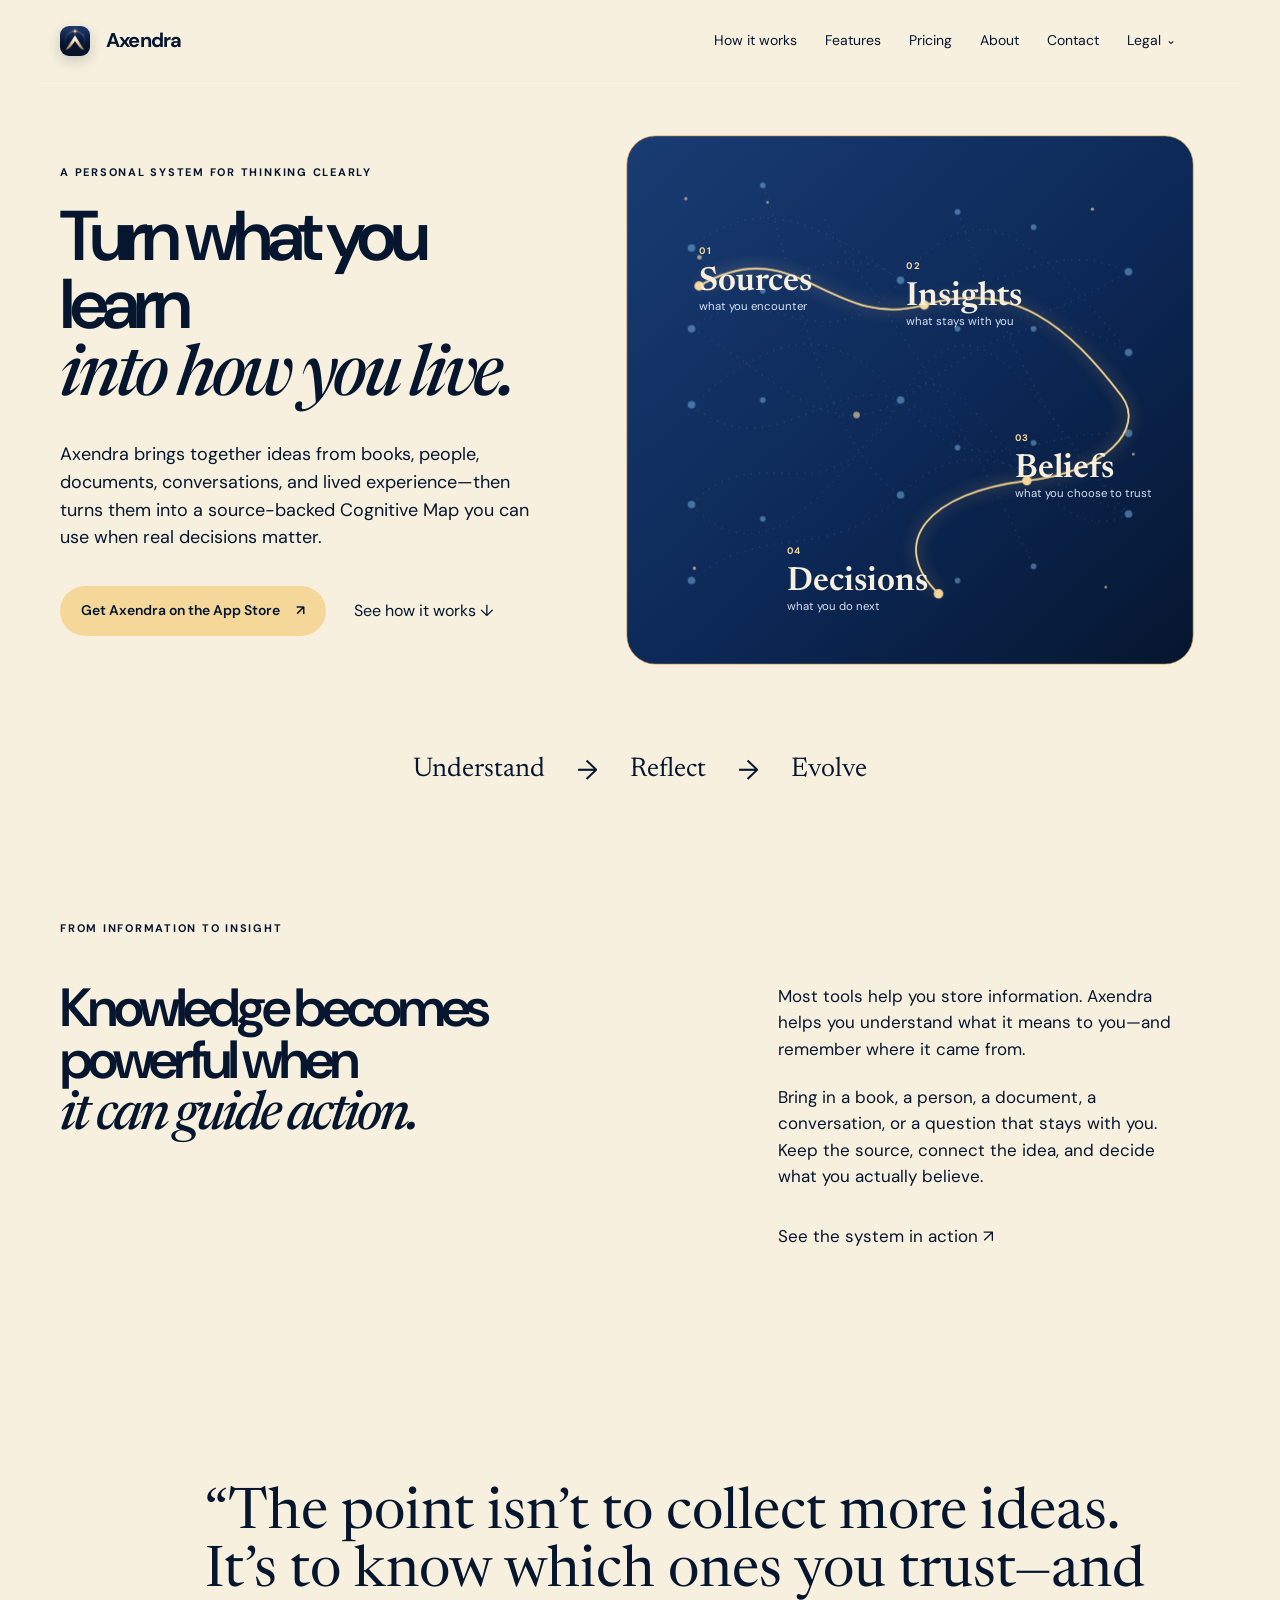
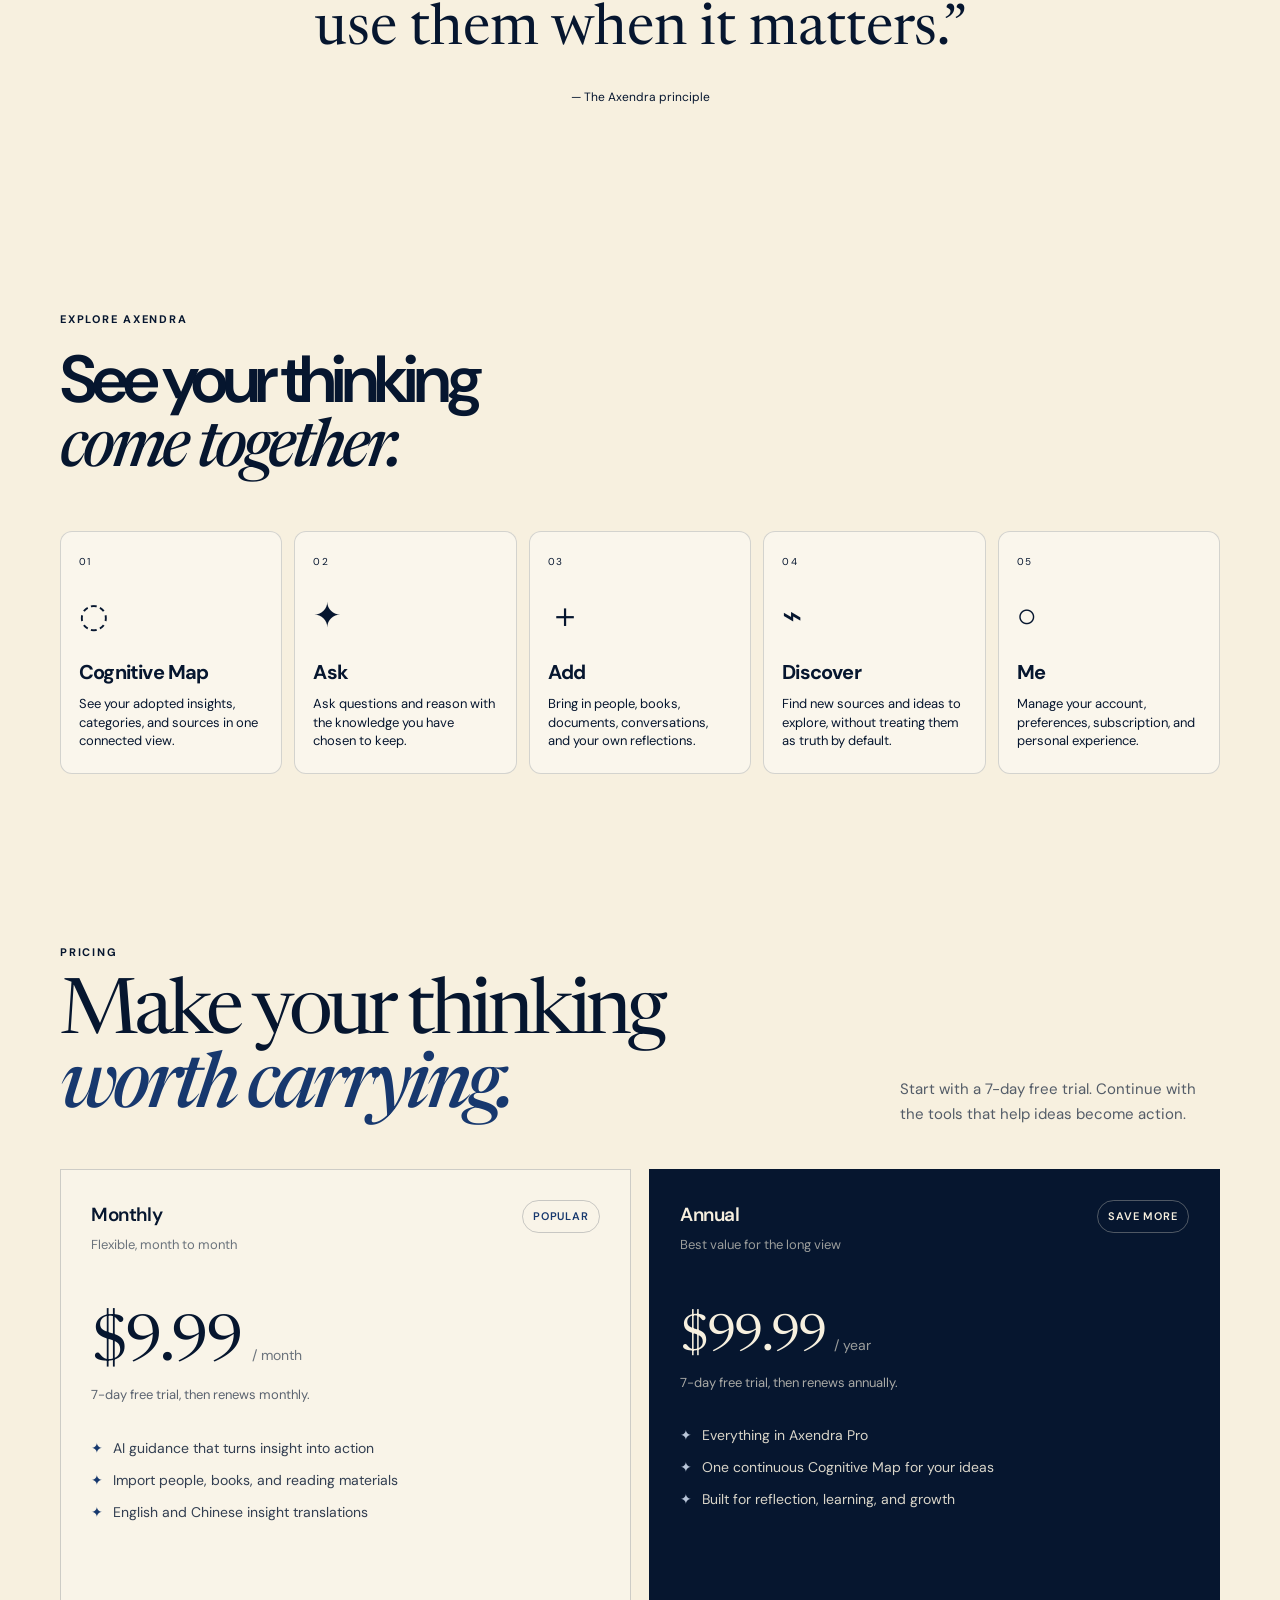
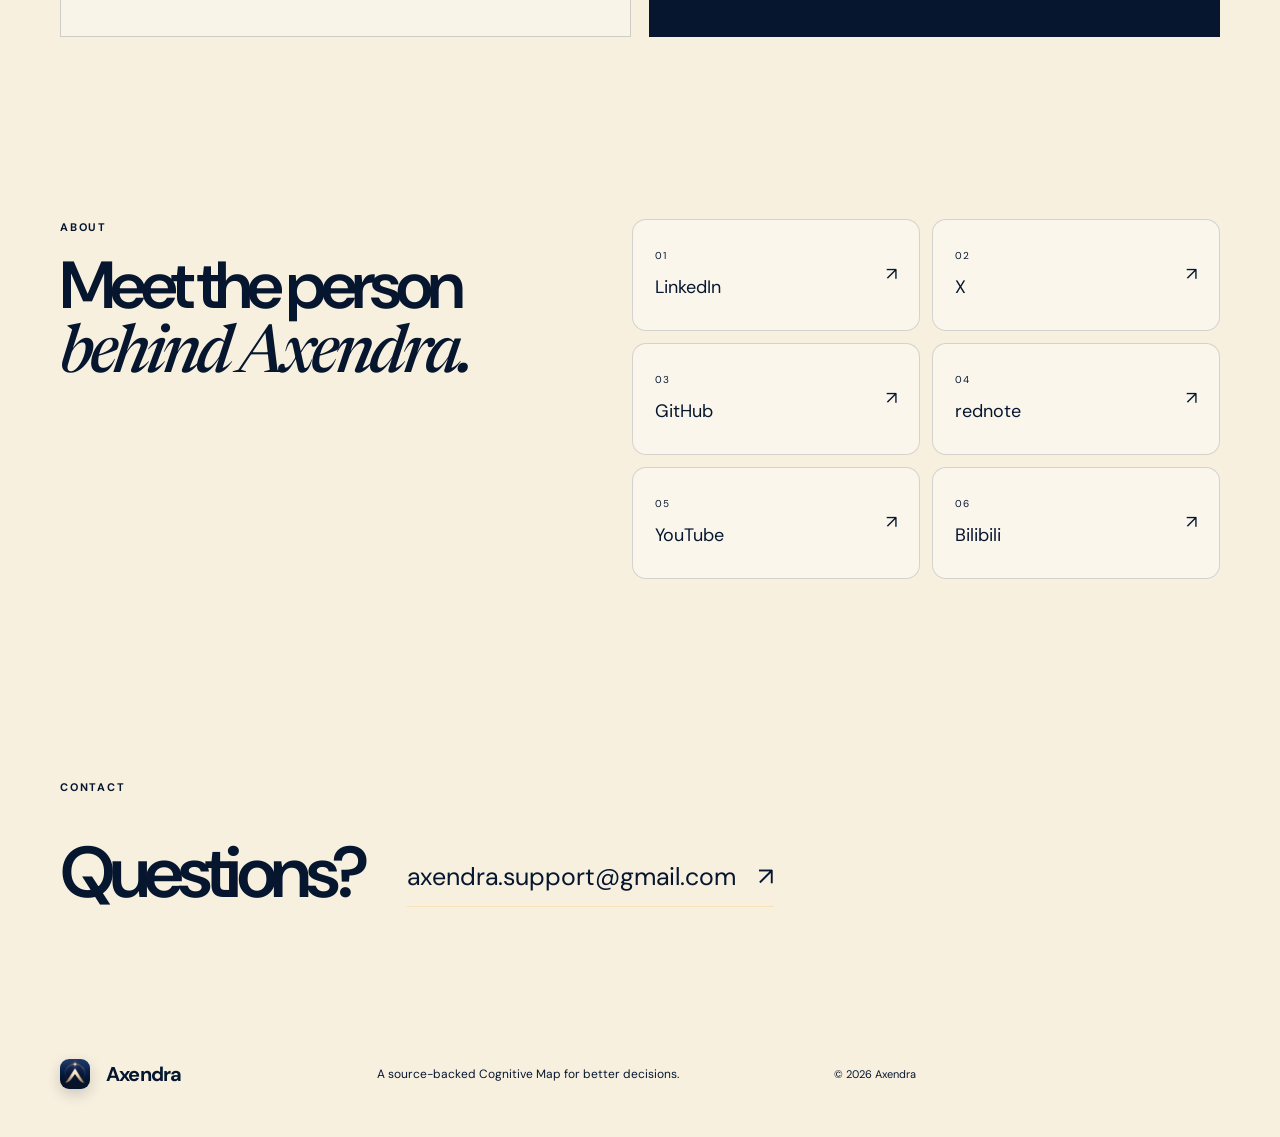
<file: website/index.html>
<!doctype html>
<html lang="en">
  <head>
    <meta charset="UTF-8" />
    <meta name="viewport" content="width=device-width, initial-scale=1" />
    <meta name="theme-color" content="#081a38" />
    <meta name="description" content="Axendra helps you build a source-backed Cognitive Map from books, people, documents, conversations, and lived experience—then use Ask to make better decisions." />
    <meta name="robots" content="index, follow, max-image-preview:large" />
    <meta name="author" content="Axendra" />
    <link rel="canonical" href="https://axendra.fyi/" />
    <meta property="og:type" content="website" />
    <meta property="og:site_name" content="Axendra" />
    <meta property="og:url" content="https://axendra.fyi/" />
    <meta property="og:title" content="Axendra — Think with what shapes you." />
    <meta property="og:description" content="Build a source-backed Cognitive Map, then use your own thinking to make better decisions." />
    <meta property="og:locale" content="en_US" />
    <meta name="twitter:card" content="summary" />
    <meta name="twitter:title" content="Axendra — Think with what shapes you." />
    <meta name="twitter:description" content="Build a source-backed Cognitive Map, then use your own thinking to make better decisions." />
    <title>Axendra — Think with what shapes you.</title>
    <link rel="preconnect" href="https://fonts.googleapis.com" />
    <link rel="preconnect" href="https://fonts.gstatic.com" crossorigin />
    <link href="https://fonts.googleapis.com/css2?family=DM+Sans:wght@400;500;600;700&family=Newsreader:opsz,wght@6..72,500;6..72,600&display=swap" rel="stylesheet" />
    <link rel="icon" type="image/png" href="axendra-icon.png" />
    <link rel="stylesheet" href="styles.base.css" />
    <link rel="stylesheet" href="styles.css" />
    <style>
      /* Brand palette from the current Axendra icon and starry mountain background. */
      :root {
        --cream: #f7f0df;
        --cream-deep: #eee4cf;
        --ink: #06162f;
        --forest: #06162f;
        --forest-dark: #06162f;
        --gold: #06162f;
        --sage: #17386e;
        --mist: #b8c5d8;
        --line: rgba(246, 215, 154, .24);
      }
      body { background-color: var(--cream); background-image: none; color: var(--ink); }
      .brand-icon { display: block; width: 30px; height: 30px; border-radius: 9px; object-fit: cover; box-shadow: 0 5px 14px rgba(6, 22, 47, .18); }
      .download-note .brand-icon { width: 58px; height: 58px; border-radius: 17px; margin-bottom: 15px; }
      .site-header { border-bottom-color: var(--line); }
      .site-header nav { margin-right: clamp(44px, 5vw, 84px); }
      .legal-menu { position: relative; }
      .legal-menu summary { cursor: pointer; list-style: none; }
      .legal-menu summary::-webkit-details-marker { display: none; }
      .legal-menu summary::after { content: '⌄'; display: inline-block; font-size: 12px; margin-left: 5px; transform: translateY(-1px); }
      .legal-dropdown { background: var(--cream); border: 1px solid rgba(11, 27, 54, .16); border-radius: 10px; box-shadow: 0 12px 24px rgba(6, 22, 47, .12); display: grid; gap: 8px; min-width: 150px; padding: 12px; position: absolute; right: 0; top: calc(100% + 12px); z-index: 10; }
      .legal-dropdown a { padding: 4px 2px; white-space: nowrap; }
      @media (max-width: 620px) { .legal-menu { display: none; } }
      @media (min-width: 621px) { .site-header .brand { transform: translateX(20px); } }
      .site-header nav, .hero-lede, .body-copy, .quote-attribution { color: #06162f; }
      .microcopy, .site-footer { color: #06162f; }
      .hero-art { background: linear-gradient(145deg, #d7e1f0, #b9cce5); }
      .halo, .halo-two, .orbit, .orbit-two { border-color: rgba(246, 215, 154, .28); }
      .connector { background: rgba(246, 215, 154, .42); }
      .node, .node-a, .node-b, .node-c, .node-d { color: var(--forest-dark); background: var(--cream); border-color: rgba(11, 27, 54, .2); }
      .node-center { background: #f6d79a; color: #06162f; }
      .art-caption { background: rgba(247, 240, 223, .9); color: var(--forest-dark); }
      .signal-strip { background: transparent; color: var(--gold); }
      .signal-grid b { color: var(--gold); }
      .feature-section, .download-section, .contact-section { background: transparent; }
      .feature-dark, .feature-sage, .feature-paper { background: rgba(255, 255, 255, .42); color: var(--forest-dark); border: 1px solid rgba(11, 27, 54, .16); }
      .download-section, .contact-section { color: var(--gold); }
      .download-inner h2, .contact-content h2 { color: var(--gold); }
      .download-copy { color: #06162f; }
      .button, .button-light { background: #f6d79a; color: #06162f; }
      .button:hover, .button-light:hover { background: #f6d79a; color: #06162f; transform: translateY(-2px); }
      .download-note { border-color: rgba(246, 215, 154, .36); color: var(--gold); }
      .quote-mark { color: var(--gold); }
      .intro, .quote-section { background: transparent; }
      .about-section { background: transparent; }
      .about-lede { color: #06162f; }
      .about-links a { background: rgba(255, 255, 255, .42); border-color: rgba(11, 27, 54, .16); color: #06162f; }
      .about-links a:hover { background: rgba(255, 255, 255, .7); }
      .about-links small { color: #06162f; }
      .contact-section { background: transparent; }
      h1 { font-size: clamp(50px, 5.5vw, 74px); }
      .two-column h2 { font-size: clamp(40px, 4.2vw, 60px); }
      .about-inner h2 { font-size: clamp(46px, 5.2vw, 70px); }
      .contact-content h2 { font-size: clamp(48px, 5.8vw, 72px); }
      .signal-grid { justify-content: center; gap: clamp(16px, 2.5vw, 36px); font-size: 27px; }
      blockquote { letter-spacing: 0; }
      blockquote span { display: block; white-space: nowrap; }
      .contact-content { justify-content: flex-start; align-items: flex-end; gap: 42px; flex-wrap: wrap; }
      .site-footer .copyright { transform: translateX(20px); }
      .hero-art { width: min(100%, 570px); aspect-ratio: 1.04; border-radius: 30px; background: radial-gradient(circle at 50% 48%, rgba(53, 86, 143, .72), transparent 32%), linear-gradient(145deg, #102952, #06162f 72%); border: 1px solid rgba(201, 146, 62, .3); box-shadow: 0 24px 60px rgba(6, 22, 47, .18); }
      .hero-art::before { content: ""; position: absolute; inset: 0; opacity: .18; background: radial-gradient(circle at 16% 20%, #f6d79a 0 1px, transparent 1.5px), radial-gradient(circle at 84% 18%, #f6d79a 0 1px, transparent 1.5px), radial-gradient(circle at 86% 80%, #f6d79a 0 1px, transparent 1.5px), radial-gradient(circle at 14% 80%, #f6d79a 0 1px, transparent 1.5px); }
      .hero-art { aspect-ratio: auto; background: none; border: 0; box-shadow: none; overflow: hidden; }
      .hero { min-height: 620px; padding: 52px 0; }
      .hero-art::before { display: none; }
      .hero-art svg { display: block; width: 100%; height: auto; }
      .neural-network { opacity: .68; }
      .network-lines { stroke-opacity: .58; stroke-dasharray: 1 7; animation: network-breathe 7s ease-in-out infinite; }
      .network-nodes { opacity: .86; }
      .network-nodes circle { animation: node-pulse 3.8s ease-in-out infinite; transform-box: fill-box; transform-origin: center; }
      .network-nodes circle:nth-child(3n) { animation-delay: -1.2s; }
      .network-nodes circle:nth-child(3n + 2) { animation-delay: -2.4s; }
      .network-signals { opacity: .95; }
      .map-thread { stroke-dasharray: 900; stroke-dashoffset: 900; }
      .map-dots, .map-stage { opacity: 0; }
      .hero-art.is-visible .map-thread { animation: trace-thinking-path 2.8s cubic-bezier(.35,.05,.15,1) forwards; }
      .hero-art.is-visible .map-thread-glow { animation-delay: .04s; opacity: .7; }
      .hero-art.is-visible .map-dots { animation: reveal-stage .45s ease-out .75s forwards; }
      .hero-art.is-visible .map-stage { animation: reveal-stage .55s cubic-bezier(.2,.8,.3,1) forwards; }
      .hero-art.is-visible .map-stage-two { animation-delay: .68s; }
      .hero-art.is-visible .map-stage-three { animation-delay: 1.35s; }
      .hero-art.is-visible .map-stage-four { animation-delay: 2.02s; }
      @keyframes trace-thinking-path { to { stroke-dashoffset: 0; } }
      @keyframes reveal-stage { from { opacity: 0; } to { opacity: 1; } }
      @keyframes network-breathe { 0%, 100% { opacity: .36; } 50% { opacity: .72; } }
      @keyframes node-pulse { 0%, 100% { opacity: .35; transform: scale(.8); } 50% { opacity: 1; transform: scale(1.45); } }
      @media (prefers-reduced-motion: reduce) {
        .map-thread { stroke-dashoffset: 0; }
        .map-dots, .map-stage { opacity: 1; }
        .network-lines, .network-nodes circle, .hero-art.is-visible .map-thread, .hero-art.is-visible .map-dots, .hero-art.is-visible .map-stage { animation: none; }
      }
      .halo, .orbit { display: none; }
      .node { z-index: 3; font-size: 12px; letter-spacing: -.02em; }
      .node span { display: flex; flex-direction: column; align-items: center; gap: 3px; }
      .node small { font-family: var(--sans); font-size: 9px; font-weight: 700; letter-spacing: .12em; opacity: .62; }
      .node-center { width: 156px; height: 156px; left: calc(50% - 78px); top: calc(50% - 78px); background: #f6d79a; color: #06162f; font-size: 18px; box-shadow: 0 0 0 10px rgba(246, 215, 154, .08), 0 18px 35px rgba(0, 0, 0, .2); }
      .node-a, .node-b, .node-c, .node-d { width: auto; height: auto; min-width: 92px; padding: 11px 14px; border-radius: 0; background: transparent; color: #f6d79a; border: 0; box-shadow: none; }
      .node-a { left: 8%; top: 19%; }
      .node-b { right: 8%; top: 19%; }
      .node-c { left: 8%; bottom: 21%; }
      .node-d { right: 8%; bottom: 21%; }
      .connector { z-index: 1; height: 1px; background: rgba(246, 215, 154, .44); }
      .connector-a { width: 108px; left: 30%; top: 41%; transform: rotate(22deg); }
      .connector-b { width: 108px; left: 61%; top: 41%; transform: rotate(158deg); }
      .connector-c { width: 108px; left: 30%; top: 59%; transform: rotate(-22deg); }
      .connector-d { width: 108px; left: 61%; top: 59%; transform: rotate(-158deg); }
      .art-caption { display: none; }
      .intro { padding: 98px 0 108px; }
      .quote-section { padding: 100px 0 110px; }
      .tabs-demo-section { background: transparent; color: var(--forest-dark); padding: 110px 0 125px; }
      .tabs-demo-section { padding: 82px 0 94px; }
      .tabs-demo-section .download-inner { min-height: 0; display: block; padding: 0; }
      .tabs-demo-section .download-inner > div:first-child { display: block; margin-bottom: 48px; }
      .tabs-demo-section .download-inner > div:first-child .section-kicker { margin-bottom: 20px; }
      .tabs-demo-section .download-inner h2 { font-size: clamp(48px, 5.2vw, 70px); margin: 18px 0 0; color: var(--forest-dark); }
      .tabs-demo-section .download-copy { margin: 0; max-width: 370px; }
      .tabs-demo-grid { display: grid; grid-template-columns: repeat(5, minmax(0, 1fr)); gap: 12px; }
      .tab-demo-card { min-height: 230px; padding: 22px 18px; border: 1px solid rgba(11, 27, 54, .16); border-radius: 12px; background: rgba(255, 255, 255, .42); display: flex; flex-direction: column; }
      .tab-demo-number { font-size: 10px; letter-spacing: .14em; color: #06162f; }
      .tab-demo-icon { font-family: var(--serif); font-size: 34px; color: var(--gold); margin: 24px 0 16px; }
      .tab-demo-card h3 { font-size: 20px; line-height: 1.05; letter-spacing: -.04em; margin: 0 0 12px; color: var(--forest-dark); }
      .tab-demo-card p { font-size: 13px; line-height: 1.45; color: #06162f; margin: 0; }
      .tabs-demo-cta { margin-top: 42px; }
      @media (max-width: 900px) { .tabs-demo-grid { grid-template-columns: repeat(2, minmax(0, 1fr)); } }
      @media (max-width: 620px) { h1 { font-size: 48px; } .signal-grid { font-size: 21px; gap: 12px; } .hero { min-height: 0; padding: 46px 0 58px; } .intro { padding: 70px 0; } .quote-section { padding: 72px 0 82px; } .quote-section blockquote span { white-space: normal; } .tabs-demo-section { padding: 68px 0 78px; } .tabs-demo-section .download-inner > div:first-child { display: block; } .tabs-demo-grid { grid-template-columns: 1fr; } .tab-demo-card { min-height: 180px; } }
    </style>
    <script type="application/ld+json">
      {
        "@context": "https://schema.org",
        "@type": "SoftwareApplication",
        "name": "Axendra",
        "applicationCategory": "LifestyleApplication",
        "operatingSystem": "iOS",
        "description": "Axendra helps people build a source-backed Cognitive Map from books, people, documents, conversations, and lived experience, then apply it to real decisions.",
        "offers": [
          { "@type": "Offer", "name": "Axendra Pro monthly", "price": "9.99", "priceCurrency": "USD", "description": "7-day free trial, then $9.99/month" },
          { "@type": "Offer", "name": "Axendra Pro annual", "price": "99.99", "priceCurrency": "USD", "description": "7-day free trial, then $99.99/year" }
        ],
        "featureList": ["Cognitive Map", "AI reflection", "Connected personal knowledge"]
      }
    </script>
  </head>
  <body>
    <header class="site-header">
      <a class="brand" href="#top" aria-label="Axendra home"><img class="brand-icon" src="axendra-icon.png" alt="" />Axendra</a>
      <nav aria-label="Primary navigation">
        <a href="#how-it-works">How it works</a>
        <a href="#features">Features</a>
        <a href="#pricing">Pricing</a>
        <a href="#about">About</a>
        <a href="#contact">Contact</a>
        <details class="legal-menu">
          <summary>Legal</summary>
          <div class="legal-dropdown" aria-label="Legal pages">
            <a href="https://axendra.fyi/privacy-policy/">Privacy Policy</a>
            <a href="https://axendra.fyi/terms-of-use/">Terms of Use</a>
            <a href="https://axendra.fyi/community-rules/">Community Rules</a>
          </div>
        </details>
      </nav>
    </header>

    <main id="top">
      <section class="hero section-shell">
        <div class="hero-copy">
          <p class="eyebrow">A personal system for thinking clearly</p>
          <h1>Turn what you learn<br /><em>into how you live.</em></h1>
          <p class="hero-lede">Axendra brings together ideas from books, people, documents, conversations, and lived experience—then turns them into a source-backed Cognitive Map you can use when real decisions matter.</p>
          <div class="hero-actions">
            <a class="button" href="https://apps.apple.com/us/app/axendra/id6806891670" target="_blank" rel="noreferrer">Get Axendra on the App Store <span aria-hidden="true">↗</span></a>
            <a class="text-link" href="#how-it-works">See how it works <span aria-hidden="true">↓</span></a>
          </div>
        </div>
        <div class="hero-art" aria-label="Sources become insights, beliefs, and decisions">
          <svg viewBox="0 0 600 560" role="img" aria-label="Sources flow to insights, beliefs, and decisions">
            <defs>
              <linearGradient id="map-panel" x1="0" x2="1" y1="0" y2="1">
                <stop offset="0" stop-color="#193c73" />
                <stop offset=".55" stop-color="#0c2856" />
                <stop offset="1" stop-color="#06162f" />
              </linearGradient>
              <linearGradient id="map-thread" x1="0" x2="1" y1="0" y2="1">
                <stop offset="0" stop-color="#ffe3a3" />
                <stop offset=".48" stop-color="#d9a952" />
                <stop offset="1" stop-color="#ffe1a0" />
              </linearGradient>
              <radialGradient id="active-node" cx="35%" cy="30%" r="75%">
                <stop offset="0" stop-color="#8b5cf6" />
                <stop offset=".62" stop-color="#5135c9" />
                <stop offset="1" stop-color="#30228e" />
              </radialGradient>
              <filter id="map-glow" x="-30%" y="-30%" width="160%" height="160%">
                <feGaussianBlur stdDeviation="8" result="blur" />
                <feMerge><feMergeNode in="blur" /><feMergeNode in="SourceGraphic" /></feMerge>
              </filter>
            </defs>
            <rect x="2" y="2" width="596" height="556" rx="30" fill="url(#map-panel)" stroke="#c9923e" stroke-opacity=".65" />
            <g class="neural-network" aria-hidden="true">
              <g class="network-lines" fill="none" stroke="#9bb8df" stroke-width="1">
                <path d="M70 120 C145 54 220 105 290 154 S430 98 530 145" />
                <path d="M70 120 C140 210 210 90 290 154 S425 205 530 145" />
                <path d="M70 205 C145 140 210 255 290 154 S430 105 530 230" />
                <path d="M70 205 C155 250 210 330 290 280 S430 165 530 230" />
                <path d="M70 285 C140 225 210 180 290 280 S420 310 530 315" />
                <path d="M70 285 C155 355 215 250 290 280 S425 415 530 315" />
                <path d="M70 390 C145 310 210 420 290 280 S430 285 530 400" />
                <path d="M70 390 C150 475 220 365 290 280 S430 455 530 400" />
                <path d="M70 470 C145 405 215 455 290 380 S425 360 530 400" />
                <path d="M145 54 C180 150 210 330 290 380 M210 90 C265 180 330 250 430 455 M350 82 C390 180 430 300 530 400" />
              </g>
              <g class="network-nodes" fill="#6ea7d5">
                <circle cx="70" cy="120" r="4" /><circle cx="70" cy="205" r="4" /><circle cx="70" cy="285" r="4" /><circle cx="70" cy="390" r="4" /><circle cx="70" cy="470" r="4" />
                <circle cx="145" cy="54" r="3" /><circle cx="145" cy="165" r="3" /><circle cx="145" cy="280" r="3" /><circle cx="145" cy="405" r="3" />
                <circle cx="290" cy="154" r="4" /><circle cx="290" cy="280" r="4" /><circle cx="290" cy="380" r="4" />
                <circle cx="350" cy="82" r="3" /><circle cx="350" cy="205" r="3" /><circle cx="350" cy="330" r="3" /><circle cx="350" cy="470" r="3" />
                <circle cx="430" cy="98" r="3" /><circle cx="430" cy="205" r="3" /><circle cx="430" cy="325" r="3" /><circle cx="430" cy="455" r="3" />
                <circle cx="530" cy="145" r="4" /><circle cx="530" cy="230" r="4" /><circle cx="530" cy="315" r="4" /><circle cx="530" cy="400" r="4" />
              </g>
              <g class="network-signals" fill="#f6d79a">
                <circle r="3.5"><animateMotion dur="4s" repeatCount="indefinite" path="M70 205 C155 250 210 330 290 280 S430 415 530 315" /></circle>
                <circle r="2.5"><animateMotion dur="5.2s" begin="1.4s" repeatCount="indefinite" path="M70 120 C140 210 210 90 290 154 S425 205 530 145" /></circle>
                <circle r="2.5"><animateMotion dur="4.6s" begin="2.3s" repeatCount="indefinite" path="M70 390 C150 475 220 365 290 280 S430 455 530 400" /></circle>
              </g>
            </g>
            <path class="map-thread map-thread-glow" d="M78 160 C 180 100, 215 208, 315 180 C 410 152, 468 204, 523 276 C 548 310, 506 356, 423 365 C 320 377, 275 430, 330 484" fill="none" stroke="url(#map-thread)" stroke-width="2.2" stroke-linecap="round" filter="url(#map-glow)" />
            <path class="map-thread" d="M78 160 C 180 100, 215 208, 315 180 C 410 152, 468 204, 523 276 C 548 310, 506 356, 423 365 C 320 377, 275 430, 330 484" fill="none" stroke="#f6d79a" stroke-width="1.35" stroke-linecap="round" />
            <g class="map-dots" fill="#f6d79a"><circle cx="78" cy="160" r="5" /><circle cx="315" cy="180" r="5" /><circle cx="423" cy="365" r="5" /><circle cx="330" cy="484" r="5" /></g>
            <g fill="#f6d79a" opacity=".64"><circle cx="64" cy="68" r="1.7" /><circle cx="150" cy="72" r="1.4" /><circle cx="492" cy="79" r="1.8" /><circle cx="535" cy="337" r="1.5" /><circle cx="73" cy="457" r="1.8" /><circle cx="506" cy="477" r="1.4" /></g>
            <g class="map-stage map-stage-one" transform="translate(78 126)"><text x="0" y="0" fill="#f6d79a" font-family="DM Sans, Arial, sans-serif" font-size="10" font-weight="700" letter-spacing="2">01</text><text x="0" y="38" fill="#f7f0df" font-family="Newsreader, Georgia, serif" font-size="35" font-weight="600">Sources</text><text x="0" y="59" fill="#d7e1f0" font-family="DM Sans, Arial, sans-serif" font-size="12">what you encounter</text></g>
            <g class="map-stage map-stage-two" transform="translate(296 142)"><text x="0" y="0" fill="#f6d79a" font-family="DM Sans, Arial, sans-serif" font-size="10" font-weight="700" letter-spacing="2">02</text><text x="0" y="38" fill="#f7f0df" font-family="Newsreader, Georgia, serif" font-size="35" font-weight="600">Insights</text><text x="0" y="59" fill="#d7e1f0" font-family="DM Sans, Arial, sans-serif" font-size="12">what stays with you</text></g>
            <g class="map-stage map-stage-three" transform="translate(410 323)"><text x="0" y="0" fill="#f6d79a" font-family="DM Sans, Arial, sans-serif" font-size="10" font-weight="700" letter-spacing="2">03</text><text x="0" y="38" fill="#f7f0df" font-family="Newsreader, Georgia, serif" font-size="35" font-weight="600">Beliefs</text><text x="0" y="59" fill="#d7e1f0" font-family="DM Sans, Arial, sans-serif" font-size="12">what you choose to trust</text></g>
            <g class="map-stage map-stage-four" transform="translate(170 442)"><text x="0" y="0" fill="#f6d79a" font-family="DM Sans, Arial, sans-serif" font-size="10" font-weight="700" letter-spacing="2">04</text><text x="0" y="38" fill="#f7f0df" font-family="Newsreader, Georgia, serif" font-size="35" font-weight="600">Decisions</text><text x="0" y="59" fill="#d7e1f0" font-family="DM Sans, Arial, sans-serif" font-size="12">what you do next</text></g>
          </svg>
        </div>
      </section>

      <section class="signal-strip" aria-label="Axendra product promise">
        <div class="section-shell signal-grid"><span>Understand</span><b>→</b><span>Reflect</span><b>→</b><span>Evolve</span></div>
      </section>

      <section class="section-shell intro" id="how-it-works">
        <div class="section-kicker">From information to insight</div>
        <div class="two-column">
          <h2>Knowledge becomes<br />powerful when<br /><em>it can guide action.</em></h2>
          <div class="body-copy"><p>Most tools help you store information. Axendra helps you understand what it means to you—and remember where it came from.</p><p>Bring in a book, a person, a document, a conversation, or a question that stays with you. Keep the source, connect the idea, and decide what you actually believe.</p><a class="text-link" href="#features">See the system in action <span aria-hidden="true">↗</span></a></div>
        </div>
      </section>

      <section class="quote-section section-shell">
        <blockquote><span>“The point isn’t to collect more ideas.</span><span>It’s to know which ones you trust—and</span><span>use them when it matters.”</span></blockquote><p class="quote-attribution">— The Axendra principle</p>
      </section>

      <section class="tabs-demo-section" id="features">
        <div class="section-shell download-inner">
          <div><div class="section-kicker">Explore Axendra</div><h2>See your thinking<br /><em>come together.</em></h2></div>
          <div class="tabs-demo-grid">
            <article class="tab-demo-card"><span class="tab-demo-number">01</span><span class="tab-demo-icon">◌</span><h3>Cognitive Map</h3><p>See your adopted insights, categories, and sources in one connected view.</p></article>
            <article class="tab-demo-card"><span class="tab-demo-number">02</span><span class="tab-demo-icon">✦</span><h3>Ask</h3><p>Ask questions and reason with the knowledge you have chosen to keep.</p></article>
            <article class="tab-demo-card"><span class="tab-demo-number">03</span><span class="tab-demo-icon">＋</span><h3>Add</h3><p>Bring in people, books, documents, conversations, and your own reflections.</p></article>
            <article class="tab-demo-card"><span class="tab-demo-number">04</span><span class="tab-demo-icon">⌁</span><h3>Discover</h3><p>Find new sources and ideas to explore, without treating them as truth by default.</p></article>
            <article class="tab-demo-card"><span class="tab-demo-number">05</span><span class="tab-demo-icon">○</span><h3>Me</h3><p>Manage your account, preferences, subscription, and personal experience.</p></article>
          </div>
        </div>
      </section>

      <section class="pricing-section" id="pricing">
        <div class="section-shell">
          <div class="section-kicker">Pricing</div>
          <div class="pricing-heading">
            <h2>Make your thinking<br /><em>worth carrying.</em></h2>
            <p>Start with a 7-day free trial. Continue with the tools that help ideas become action.</p>
          </div>
          <div class="pricing-grid">
            <article class="pricing-card">
              <div class="pricing-card-top"><div><p class="pricing-label">Monthly</p><p class="pricing-caption">Flexible, month to month</p></div><span class="pricing-badge">Popular</span></div>
              <div class="pricing-price">$9.99 <span>/ month</span></div>
              <p class="pricing-trial">7-day free trial, then renews monthly.</p>
              <ul class="pricing-benefits"><li>AI guidance that turns insight into action</li><li>Import people, books, and reading materials</li><li>English and Chinese insight translations</li></ul>
            </article>
            <article class="pricing-card pricing-card-featured">
              <div class="pricing-card-top"><div><p class="pricing-label">Annual</p><p class="pricing-caption">Best value for the long view</p></div><span class="pricing-badge pricing-badge-light">Save more</span></div>
              <div class="pricing-price pricing-price-app-store">$99.99 <span>/ year</span></div>
              <p class="pricing-trial">7-day free trial, then renews annually.</p>
              <ul class="pricing-benefits"><li>Everything in Axendra Pro</li><li>One continuous Cognitive Map for your ideas</li><li>Built for reflection, learning, and growth</li></ul>
            </article>
          </div>
        </div>
      </section>

      <section class="about-section" id="about">
        <div class="section-shell about-inner">
          <div>
            <div class="section-kicker">About</div>
            <h2>Meet the person<br /><em>behind Axendra.</em></h2>
          </div>
          <div class="about-links" aria-label="Haisu Ma social links">
            <a href="https://www.linkedin.com/in/haisu-ma-4761b5a7/" target="_blank" rel="noreferrer"><span><small>01</small>LinkedIn</span><span aria-hidden="true">↗</span></a>
            <a href="https://x.com/haisu_ma" target="_blank" rel="noreferrer"><span><small>02</small>X</span><span aria-hidden="true">↗</span></a>
            <a href="https://github.com/lake22mhs" target="_blank" rel="noreferrer"><span><small>03</small>GitHub</span><span aria-hidden="true">↗</span></a>
            <a href="https://www.xiaohongshu.com/user/profile/5c8c3798000000001600ee78" target="_blank" rel="noreferrer"><span><small>04</small>rednote</span><span aria-hidden="true">↗</span></a>
            <a href="https://www.youtube.com/@%E6%B5%B7%E6%A0%97%E6%B3%A2%E7%89%B9" target="_blank" rel="noreferrer"><span><small>05</small>YouTube</span><span aria-hidden="true">↗</span></a>
            <a href="https://space.bilibili.com/9884850" target="_blank" rel="noreferrer"><span><small>06</small>Bilibili</span><span aria-hidden="true">↗</span></a>
          </div>
        </div>
      </section>

      <section class="contact-section" id="contact">
        <div class="section-shell contact-inner">
          <div class="section-kicker">Contact</div>
          <div class="contact-content"><h2>Questions?</h2><a class="contact-email" href="mailto:axendra.support@gmail.com">axendra.support@gmail.com <span aria-hidden="true">↗</span></a></div>
        </div>
      </section>
    </main>

    <footer class="site-footer section-shell"><a class="brand" href="#top"><img class="brand-icon" src="axendra-icon.png" alt="" />Axendra</a><p>A source-backed Cognitive Map for better decisions.</p><span class="copyright">© 2026 Axendra</span></footer>
    <script>
      (() => {
        const artwork = document.querySelector('.hero-art');
        if (!artwork) return;
        if (!('IntersectionObserver' in window)) {
          artwork.classList.add('is-visible');
          return;
        }
        const observer = new IntersectionObserver(([entry]) => {
          if (!entry.isIntersecting) return;
          artwork.classList.add('is-visible');
          observer.disconnect();
        }, { threshold: 0.28 });
        observer.observe(artwork);
      })();
    </script>
  </body>
</html>
</file>
<file: website/styles.base.css>
:root{--cream:#f8f5eb;--cream-deep:#efe9d8;--ink:#10231f;--forest:#0e5a47;--forest-dark:#083d32;--gold:#c79024;--sage:#dce7d8;--mist:#8c9c94;--line:#dce3d9;--serif:'Newsreader',Georgia,serif;--sans:'DM Sans',Arial,sans-serif}
*{box-sizing:border-box}html{scroll-behavior:smooth;overflow-x:hidden}body{margin:0;background:var(--cream);color:var(--ink);font-family:var(--sans);font-size:16px;line-height:1.55;overflow-x:hidden}a{color:inherit;text-decoration:none}.section-shell{width:min(1160px,calc(100% - 80px));margin-inline:auto}
.site-header{height:82px;width:min(1280px,calc(100% - 80px));margin:auto;display:flex;align-items:center;justify-content:space-between;border-bottom:1px solid var(--line)}.brand{font-size:20px;font-weight:700;letter-spacing:-.04em;display:flex;align-items:center;gap:16px}.site-header nav{display:flex;gap:28px;color:#63736b;font-size:14px}.site-header nav a:hover,.site-footer a:hover,.text-link:hover{text-decoration:underline;text-underline-offset:5px}
.button{display:inline-flex;align-items:center;justify-content:center;gap:16px;padding:14px 21px;background:var(--forest);color:#f9f7eb;border-radius:999px;font-weight:600;font-size:14px;transition:transform .2s,background .2s}.button:hover{transform:translateY(-2px);background:var(--forest-dark)}.button-small{padding:10px 16px;font-size:13px;gap:9px}.eyebrow,.section-kicker{font-size:11px;letter-spacing:.16em;text-transform:uppercase;font-weight:700;color:var(--forest)}
h1,h2,h3,p{margin-top:0}h1,h2{font-weight:600;letter-spacing:-.075em;line-height:.96}h1{font-size:clamp(56px,6.6vw,88px);margin:22px 0 28px}h1 em,h2 em{font-family:var(--serif);font-weight:500;letter-spacing:-.06em}
.hero{min-height:680px;display:grid;grid-template-columns:minmax(0,.87fr) minmax(420px,1.13fr);align-items:center;gap:64px;padding:76px 0}.hero-copy{min-width:0}.hero-lede{max-width:500px;color:#6d7d76;font-size:18px;line-height:1.55}.hero-actions{display:flex;align-items:center;gap:28px;margin-top:34px}.microcopy{font-size:12px;color:#9aa79f;margin-top:24px}
.hero-art{position:relative;width:min(100%,570px);aspect-ratio:1;margin:auto;background:var(--sage);border-radius:50%;overflow:hidden;isolation:isolate}.halo{position:absolute;border:1px solid rgba(14,90,71,.14);border-radius:50%;inset:13%}.halo-two{inset:25%;border-color:rgba(14,90,71,.22)}.orbit{position:absolute;border:1px dashed rgba(14,90,71,.22);border-radius:50%;width:76%;height:32%;left:12%;top:36%;transform:rotate(38deg)}.orbit-two{transform:rotate(-35deg);width:66%;left:17%;top:33%}.node{position:absolute;display:grid;place-items:center;border-radius:50%;text-align:center;font-size:11px;line-height:1.1;color:var(--forest);font-weight:700}.node-center{width:150px;height:150px;left:calc(50% - 75px);top:calc(50% - 75px);background:var(--forest);color:#fffaf0;font-size:17px;letter-spacing:-.04em}.node-a,.node-b,.node-c,.node-d{width:70px;height:70px;background:var(--cream);border:1px solid rgba(14,90,71,.18)}.node-a{left:12%;top:24%}.node-b{right:12%;top:21%}.node-c{left:15%;bottom:20%}.node-d{right:14%;bottom:17%}.connector{position:absolute;height:1px;background:rgba(14,90,71,.24);transform-origin:left}.connector-a{width:150px;left:25%;top:34%;transform:rotate(26deg)}.connector-b{width:150px;left:62%;top:36%;transform:rotate(145deg)}.connector-c{width:150px;left:27%;top:69%;transform:rotate(-22deg)}.connector-d{width:145px;left:62%;top:67%;transform:rotate(-148deg)}.art-caption{position:absolute;z-index:2;bottom:32px;left:50%;transform:translateX(-50%);width:max-content;max-width:78%;padding:5px 12px;background:rgba(220,231,216,.78);color:var(--forest);font-family:var(--serif);font-size:18px;line-height:1.02;text-align:center}
.signal-strip{background:var(--forest);color:#edf2e6}.signal-grid{height:104px;display:flex;align-items:center;justify-content:space-between;padding-inline:18px;font-family:var(--serif);font-size:30px}.signal-grid b{font-family:var(--sans);font-weight:400;color:#93b8a5}.intro{padding:138px 0 150px}.two-column{display:grid;grid-template-columns:minmax(0,1.05fr) minmax(280px,.75fr);gap:100px;margin-top:46px}.two-column h2{font-size:clamp(44px,5vw,70px);margin:0}.body-copy{max-width:410px;align-self:end;color:#6d7d76;font-size:17px}.body-copy p{margin-bottom:22px}.body-copy .text-link{display:inline-block;margin-top:12px}
.feature-section{background:var(--cream-deep);padding:100px 0 125px}.feature-grid{display:grid;grid-template-columns:repeat(3,minmax(0,1fr));gap:18px;margin-top:46px}.feature-card{min-height:350px;padding:28px;position:relative;border-radius:4px;display:flex;flex-direction:column;overflow:hidden}.feature-dark{background:var(--forest-dark);color:#eef5e9}.feature-sage{background:#c9dcca}.feature-paper{background:#fffdf8}.feature-number{font-size:11px;letter-spacing:.13em;opacity:.65}.feature-icon{font-size:44px;font-family:var(--serif);margin:38px 0 18px}.feature-card h3{font-size:29px;line-height:1.02;letter-spacing:-.06em;margin-bottom:14px}.feature-card p{font-size:14px;max-width:230px;opacity:.72}.card-arrow{margin-top:auto;font-size:21px}
.quote-section{padding:150px 0 160px;text-align:center;max-width:870px}.quote-mark{font-family:var(--serif);font-size:75px;line-height:.5;color:var(--gold)}blockquote{font-family:var(--serif);font-size:clamp(33px,5vw,57px);line-height:1.02;letter-spacing:-.05em;margin:28px 0}.quote-attribution{color:#77867f;font-size:12px}.download-section{background:var(--forest-dark);color:#edf3e8}.download-inner{min-height:500px;display:flex;align-items:center;justify-content:space-between;gap:50px;padding:90px 0}.download-inner h2{font-size:clamp(55px,6.7vw,84px);margin:16px 0 24px;color:#f5f2e6}.download-copy{color:#aec0b2;max-width:430px;font-size:16px}.button-light{background:#e9ebda;color:var(--forest-dark);margin-top:30px}.button-light:hover{background:#fffaf0;color:var(--forest-dark)}.download-note{width:230px;height:230px;border:1px solid rgba(233,235,218,.28);border-radius:50%;display:flex;flex-direction:column;align-items:center;justify-content:center;text-align:center;color:#e9ebda;flex:none}.download-note p{font-family:var(--serif);font-size:21px;line-height:1.05;margin:0}.download-note small{color:#a9bdae;font-size:10px;margin-top:18px}
.about-section{background:var(--sage);padding:130px 0 145px}.about-inner{display:grid;grid-template-columns:minmax(0,.9fr) minmax(420px,1.1fr);align-items:start;gap:90px}.about-inner h2{font-size:clamp(52px,6vw,82px);margin:18px 0 28px}.about-lede{max-width:440px;color:#62728a;font-size:17px;line-height:1.65}.about-links{display:grid;grid-template-columns:repeat(2,minmax(0,1fr));gap:12px}.about-links a{min-height:112px;padding:20px 22px;border:1px solid rgba(23,56,110,.16);border-radius:14px;background:rgba(255,248,232,.72);font-size:18px;transition:color .2s,padding .2s,background .2s,box-shadow .2s}.about-links a:hover{padding:20px 22px;background:var(--cream);box-shadow:0 12px 25px rgba(6,22,47,.08)}.about-links a span:first-child{display:flex;flex-direction:column;gap:11px}.about-links small{font-size:10px;letter-spacing:.14em;color:#7d8da5}
.contact-section{background:var(--forest-dark);color:var(--cream);padding:120px 0 135px}.contact-inner .section-kicker{color:var(--gold)}.contact-content{display:flex;align-items:end;justify-content:space-between;gap:50px;margin-top:42px}.contact-content h2{font-size:clamp(54px,7vw,94px);margin:0;color:var(--cream)}.contact-email{color:var(--gold);font-size:clamp(17px,2vw,25px);border-bottom:1px solid rgba(246,215,154,.5);padding-bottom:9px;white-space:nowrap}.contact-email span{display:inline-block;margin-left:15px;transition:transform .2s}.contact-email:hover span{transform:translate(4px,-4px)}.site-footer{min-height:125px;display:grid;grid-template-columns:1fr 1.4fr 1.3fr auto;align-items:center;gap:20px;color:#718078;font-size:12px}.site-footer p{margin:0}.site-footer>div{display:flex;gap:20px}.copyright{font-size:11px}
@media(max-width:900px){.hero{grid-template-columns:1fr;gap:48px;padding:66px 0 80px}.hero-copy{max-width:650px}.hero-art{width:min(100%,520px)}.two-column{gap:55px}.site-footer{grid-template-columns:1fr 1fr}.site-footer p{display:none}.contact-content{display:block}}
@media(max-width:620px){.section-shell,.site-header{width:calc(100% - 40px)}.site-header{height:70px}.site-header nav,.site-header .button{display:none}.hero{padding:58px 0 70px;min-height:0}.hero-lede{font-size:16px}.hero-actions{gap:18px;flex-wrap:wrap}.signal-grid{height:78px;padding:0;font-size:22px}.signal-grid b{font-size:15px}.intro{padding:88px 0}.two-column{grid-template-columns:1fr;gap:40px;margin-top:32px}.two-column h2{font-size:46px}.feature-section{padding:76px 0 85px}.feature-grid{grid-template-columns:1fr;margin-top:32px}.feature-card{min-height:285px}.quote-section{padding:95px 0}.download-inner{min-height:0;padding:78px 0;display:block}.download-note{margin:58px auto 0}.about-section{padding:85px 0 95px}.about-inner{grid-template-columns:1fr;gap:45px}.about-inner h2{font-size:48px}.about-links{grid-template-columns:1fr}.about-links a{min-height:90px}.contact-section{padding:85px 0 95px}.contact-content{margin-top:32px}.contact-content h2{font-size:54px}.contact-email{display:inline-block;margin-top:42px;font-size:17px;white-space:normal;overflow-wrap:anywhere}.site-footer{padding:30px 0;grid-template-columns:1fr 1fr;gap:25px}.site-footer>div{display:grid;gap:8px}.copyright{align-self:end;text-align:right}}
</file>
<file: website/styles.css>
.about-section{background:var(--cream);padding:125px 0 140px}.about-inner{display:grid;grid-template-columns:minmax(0,1fr) minmax(280px,.72fr);gap:110px}.about-inner h2{font-size:clamp(48px,5.6vw,76px);margin:18px 0 28px}.about-lede{max-width:500px;color:#62728a;font-size:17px}.about-links{border-top:1px solid var(--line)}.about-links a{display:flex;align-items:center;justify-content:space-between;padding:17px 0;border-bottom:1px solid var(--line);font-size:15px;color:var(--ink);transition:color .2s, padding .2s}.about-links a:hover{color:var(--forest);padding-inline:8px}@media(max-width:620px){.about-section{padding:85px 0 95px}.about-inner{grid-template-columns:1fr;gap:48px}.about-inner h2{font-size:48px}.about-lede{font-size:16px}}
.about-section{background:var(--sage);padding:130px 0 145px}.about-inner{grid-template-columns:minmax(0,.9fr) minmax(420px,1.1fr);align-items:start;gap:90px}.about-inner h2{font-size:clamp(52px,6vw,82px)}.about-lede{max-width:440px;line-height:1.65}.about-links{display:grid;grid-template-columns:repeat(2,minmax(0,1fr));gap:12px;border:0}.about-links a{min-height:112px;padding:20px 22px;border:1px solid rgba(23,56,110,.16);border-radius:14px;background:rgba(255,248,232,.72);font-size:18px}.about-links a:hover{padding:20px 22px;background:var(--cream);box-shadow:0 12px 25px rgba(6,22,47,.08)}.about-links a span:first-child{display:flex;flex-direction:column;gap:11px}.about-links small{font-size:10px;letter-spacing:.14em;color:#7d8da5}.contact-section{background:var(--forest-dark);color:var(--cream);padding:120px 0 135px}.contact-inner .section-kicker{color:var(--gold)}.contact-content{display:flex;align-items:end;justify-content:space-between;gap:50px;margin-top:42px}.contact-content h2{font-size:clamp(54px,7vw,94px);margin:0;color:var(--cream)}.contact-email{color:var(--gold);font-size:clamp(17px,2vw,25px);border-bottom:1px solid rgba(246,215,154,.5);padding-bottom:9px;white-space:nowrap}.contact-email span{display:inline-block;margin-left:15px;transition:transform .2s}.contact-email:hover span{transform:translate(4px,-4px)}@media(max-width:620px){.about-section{padding:85px 0 95px}.about-inner{grid-template-columns:1fr;gap:45px}.about-inner h2{font-size:48px}.about-links{grid-template-columns:1fr}.about-links a{min-height:90px}.contact-section{padding:85px 0 95px}.contact-content{display:block;margin-top:32px}.contact-content h2{font-size:54px}.contact-email{display:inline-block;margin-top:42px;font-size:17px;white-space:normal;overflow-wrap:anywhere}}

.pricing-section{padding:96px 0 112px;background:#f7f0df;color:#06162f}.pricing-heading{display:flex;justify-content:space-between;gap:48px;align-items:flex-end;margin:18px 0 42px}.pricing-heading h2{margin:0;max-width:620px;font-family:'Newsreader',Georgia,serif;font-size:clamp(42px,6vw,78px);font-weight:400;line-height:.96;letter-spacing:-.055em}.pricing-heading h2 em{color:#17386e;font-style:italic}.pricing-heading p{max-width:320px;margin:0;color:rgba(6,22,47,.68);font-size:15px;line-height:1.65}.pricing-grid{display:grid;grid-template-columns:repeat(2,minmax(0,1fr));gap:18px}.pricing-card{display:flex;flex-direction:column;min-height:468px;padding:30px;border:1px solid rgba(6,22,47,.18);background:rgba(255,255,255,.28)}.pricing-card-featured{border-color:#06162f;background:#06162f;color:#f7f0df}.pricing-card-top{display:flex;justify-content:space-between;gap:18px;align-items:flex-start}.pricing-label{margin:0;font-size:19px;font-weight:600;letter-spacing:-.02em}.pricing-caption{margin:6px 0 0;color:rgba(6,22,47,.58);font-size:13px}.pricing-card-featured .pricing-caption{color:rgba(247,240,223,.62)}.pricing-badge{padding:7px 10px;border:1px solid rgba(6,22,47,.2);border-radius:999px;color:#17386e;font-size:11px;font-weight:600;letter-spacing:.08em;text-transform:uppercase;white-space:nowrap}.pricing-badge-light{border-color:rgba(247,240,223,.3);color:#f7f0df}.pricing-price{margin:58px 0 8px;font-family:'Newsreader',Georgia,serif;font-size:clamp(42px,5vw,64px);letter-spacing:-.055em;line-height:1}.pricing-price span{font-family:'DM Sans',Arial,sans-serif;font-size:14px;letter-spacing:0;color:rgba(6,22,47,.58)}.pricing-price-app-store{font-size:clamp(34px,4vw,53px)}.pricing-card-featured .pricing-price span{color:rgba(247,240,223,.62)}.pricing-trial{margin:0;color:rgba(6,22,47,.65);font-size:13px}.pricing-card-featured .pricing-trial{color:rgba(247,240,223,.68)}.pricing-benefits{display:grid;gap:12px;margin:32px 0;padding:0;list-style:none;color:rgba(6,22,47,.82);font-size:14px;line-height:1.45}.pricing-benefits li{display:flex;gap:10px}.pricing-benefits li::before{content:'✦';color:#17386e}.pricing-card-featured .pricing-benefits{color:rgba(247,240,223,.88)}.pricing-card-featured .pricing-benefits li::before{color:#b8c5d8}.pricing-button{align-self:flex-start;margin-top:auto}.pricing-button-light{border-color:#f7f0df;background:#f7f0df;color:#06162f}@media(max-width:700px){.pricing-section{padding:72px 0 80px}.pricing-heading{display:block;margin-bottom:30px}.pricing-heading p{margin-top:22px}.pricing-grid{grid-template-columns:1fr}.pricing-card{min-height:0;padding:24px}.pricing-price{margin-top:42px}}
.pricing-section{padding:76px 0 86px}.about-section{padding:96px 0 108px}.contact-section{padding:92px 0 105px}@media(max-width:620px){.pricing-section{padding:62px 0 72px}.about-section{padding:72px 0 82px}.contact-section{padding:72px 0 82px}}
</file>
